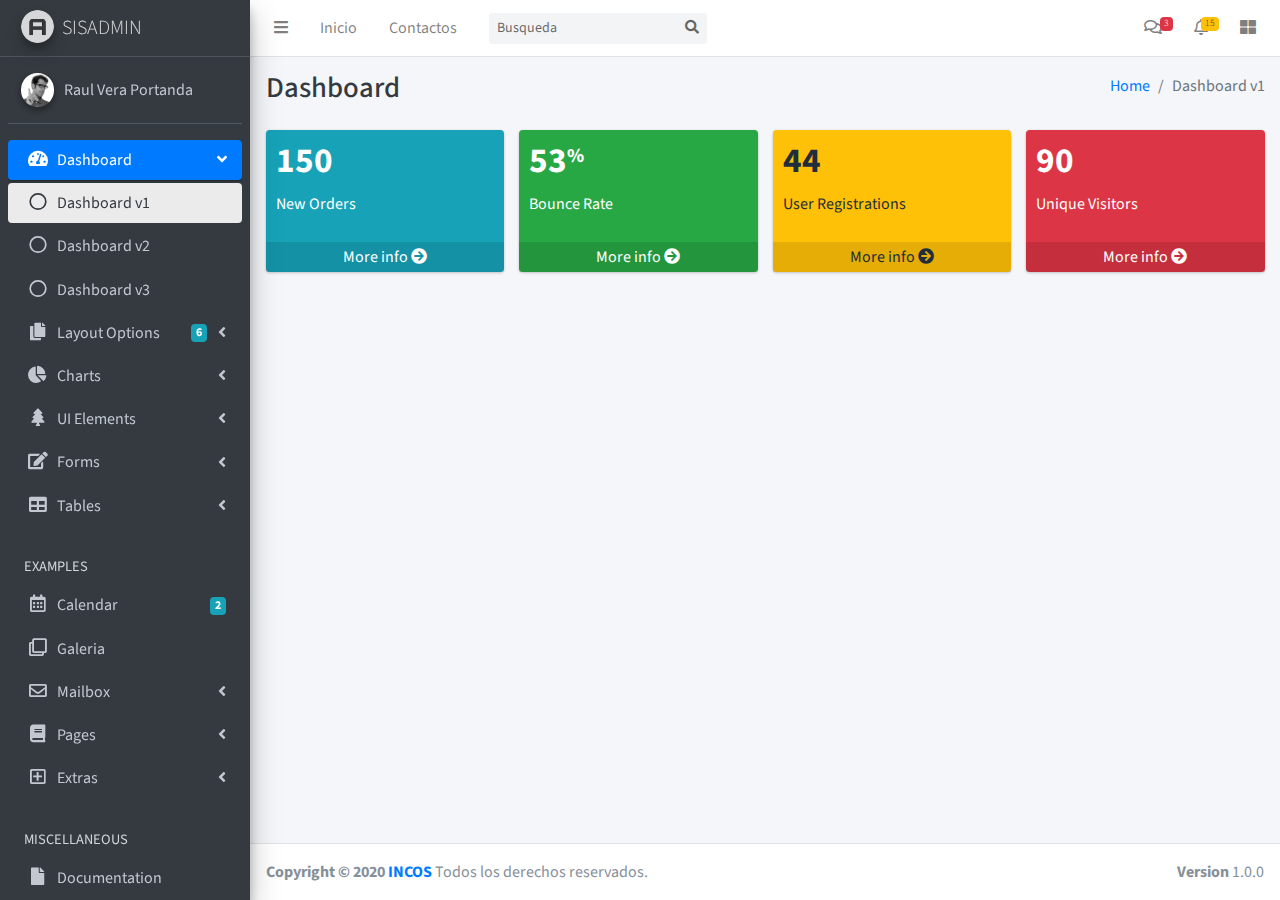
<file: adminlte/AdminLTE-3.0.5/index.html>
<!DOCTYPE html>
<html>
<head>
  <meta charset="utf-8">
  <meta http-equiv="X-UA-Compatible" content="IE=edge">
  <title>AdminLTE 3 | Dashboard</title>
  <!-- Tell the browser to be responsive to screen width -->
  <meta name="viewport" content="width=device-width, initial-scale=1">
  <!-- Font Awesome -->
  <link rel="stylesheet" href="plugins/fontawesome-free/css/all.min.css">
  <!-- Ionicons -->
  <link rel="stylesheet" href="https://code.ionicframework.com/ionicons/2.0.1/css/ionicons.min.css">
  <!-- Tempusdominus Bbootstrap 4 -->
  <link rel="stylesheet" href="plugins/tempusdominus-bootstrap-4/css/tempusdominus-bootstrap-4.min.css">
  <!-- iCheck -->
  <link rel="stylesheet" href="plugins/icheck-bootstrap/icheck-bootstrap.min.css">
  <!-- JQVMap -->
  <link rel="stylesheet" href="plugins/jqvmap/jqvmap.min.css">
  <!-- Theme style -->
  <link rel="stylesheet" href="dist/css/adminlte.min.css">
  <!-- overlayScrollbars -->
  <link rel="stylesheet" href="plugins/overlayScrollbars/css/OverlayScrollbars.min.css">
  <!-- Daterange picker -->
  <link rel="stylesheet" href="plugins/daterangepicker/daterangepicker.css">
  <!-- summernote -->
  <link rel="stylesheet" href="plugins/summernote/summernote-bs4.css">
  <!-- Google Font: Source Sans Pro -->
  <link href="https://fonts.googleapis.com/css?family=Source+Sans+Pro:300,400,400i,700" rel="stylesheet">
</head>
<body class="hold-transition sidebar-mini layout-fixed">
<div class="wrapper">

  <!-- Navbar -->
  <nav class="main-header navbar navbar-expand navbar-white navbar-light">
    <!-- Left navbar links -->
    <ul class="navbar-nav">
      <li class="nav-item">
        <a class="nav-link" data-widget="pushmenu" href="#" role="button"><i class="fas fa-bars"></i></a>
      </li>
      <li class="nav-item d-none d-sm-inline-block">
        <a href="index3.html" class="nav-link">Inicio</a>
      </li>
      <li class="nav-item d-none d-sm-inline-block">
        <a href="#" class="nav-link">Contactos</a>
      </li>
    </ul>

    <!-- SEARCH FORM -->
    <form class="form-inline ml-3">
      <div class="input-group input-group-sm">
        <input class="form-control form-control-navbar" type="search" placeholder="Busqueda" aria-label="Search">
        <div class="input-group-append">
          <button class="btn btn-navbar" type="submit">
            <i class="fas fa-search"></i>
          </button>
        </div>
      </div>
    </form>

    <!-- Right navbar links -->
    <ul class="navbar-nav ml-auto">
      <!-- Messages Dropdown Menu -->
      <li class="nav-item dropdown">
        <a class="nav-link" data-toggle="dropdown" href="#">
          <i class="far fa-comments"></i>
          <span class="badge badge-danger navbar-badge">3</span>
        </a>
        <div class="dropdown-menu dropdown-menu-lg dropdown-menu-right">
          <a href="#" class="dropdown-item">
            <!-- Message Start -->
            <div class="media">
              <img src="dist/img/user1-128x128.jpg" alt="User Avatar" class="img-size-50 mr-3 img-circle">
              <div class="media-body">
                <h3 class="dropdown-item-title">
                  Brad Diesel
                  <span class="float-right text-sm text-danger"><i class="fas fa-star"></i></span>
                </h3>
                <p class="text-sm">Call me whenever you can...</p>
                <p class="text-sm text-muted"><i class="far fa-clock mr-1"></i> 4 Hours Ago</p>
              </div>
            </div>
            <!-- Message End -->
          </a>
          <div class="dropdown-divider"></div>
          <a href="#" class="dropdown-item">
            <!-- Message Start -->
            <div class="media">
              <img src="dist/img/user8-128x128.jpg" alt="User Avatar" class="img-size-50 img-circle mr-3">
              <div class="media-body">
                <h3 class="dropdown-item-title">
                  John Pierce
                  <span class="float-right text-sm text-muted"><i class="fas fa-star"></i></span>
                </h3>
                <p class="text-sm">I got your message bro</p>
                <p class="text-sm text-muted"><i class="far fa-clock mr-1"></i> 4 Hours Ago</p>
              </div>
            </div>
            <!-- Message End -->
          </a>
          <div class="dropdown-divider"></div>
          <a href="#" class="dropdown-item">
            <!-- Message Start -->
            <div class="media">
              <img src="dist/img/user3-128x128.jpg" alt="User Avatar" class="img-size-50 img-circle mr-3">
              <div class="media-body">
                <h3 class="dropdown-item-title">
                  Nora Silvester
                  <span class="float-right text-sm text-warning"><i class="fas fa-star"></i></span>
                </h3>
                <p class="text-sm">The subject goes here</p>
                <p class="text-sm text-muted"><i class="far fa-clock mr-1"></i> 4 Hours Ago</p>
              </div>
            </div>
            <!-- Message End -->
          </a>
          <div class="dropdown-divider"></div>
          <a href="#" class="dropdown-item dropdown-footer">See All Messages</a>
        </div>
      </li>
      <!-- Notifications Dropdown Menu -->
      <li class="nav-item dropdown">
        <a class="nav-link" data-toggle="dropdown" href="#">
          <i class="far fa-bell"></i>
          <span class="badge badge-warning navbar-badge">15</span>
        </a>
        <div class="dropdown-menu dropdown-menu-lg dropdown-menu-right">
          <span class="dropdown-item dropdown-header">15 Notifications</span>
          <div class="dropdown-divider"></div>
          <a href="#" class="dropdown-item">
            <i class="fas fa-envelope mr-2"></i> 4 new messages
            <span class="float-right text-muted text-sm">3 mins</span>
          </a>
          <div class="dropdown-divider"></div>
          <a href="#" class="dropdown-item">
            <i class="fas fa-users mr-2"></i> 8 friend requests
            <span class="float-right text-muted text-sm">12 hours</span>
          </a>
          <div class="dropdown-divider"></div>
          <a href="#" class="dropdown-item">
            <i class="fas fa-file mr-2"></i> 3 new reports
            <span class="float-right text-muted text-sm">2 days</span>
          </a>
          <div class="dropdown-divider"></div>
          <a href="#" class="dropdown-item dropdown-footer">See All Notifications</a>
        </div>
      </li>
      <li class="nav-item">
        <a class="nav-link" data-widget="control-sidebar" data-slide="true" href="#" role="button">
          <i class="fas fa-th-large"></i>
        </a>
      </li>
    </ul>
  </nav>
  <!-- /.navbar -->

  <!-- Main Sidebar Container -->
  <aside class="main-sidebar sidebar-dark-primary elevation-4">
    <!-- Brand Logo -->
    <a href="index3.html" class="brand-link">
      <img src="dist/img/AdminLTELogo.png" alt="AdminLTE Logo" class="brand-image img-circle elevation-3"
           style="opacity: .8">
      <span class="brand-text font-weight-light">SISADMIN</span>
    </a>

    <!-- Sidebar -->
    <div class="sidebar">
      <!-- Sidebar user panel (optional) -->
      <div class="user-panel mt-3 pb-3 mb-3 d-flex">
        <div class="image">
          <img src="dist/img/user2-160x160.jpg" class="img-circle elevation-2" alt="User Image">
        </div>
        <div class="info">
          <a href="#" class="d-block">Raul Vera Portanda</a>
        </div>
      </div>

      <!-- Sidebar Menu -->
      <nav class="mt-2">
        <ul class="nav nav-pills nav-sidebar flex-column" data-widget="treeview" role="menu" data-accordion="false">
          <!-- Add icons to the links using the .nav-icon class
               with font-awesome or any other icon font library -->
          <li class="nav-item has-treeview menu-open">
            <a href="#" class="nav-link active">
              <i class="nav-icon fas fa-tachometer-alt"></i>
              <p>
                Dashboard
                <i class="right fas fa-angle-left"></i>
              </p>
            </a>
            <ul class="nav nav-treeview">
              <li class="nav-item">
                <a href="./index.html" class="nav-link active">
                  <i class="far fa-circle nav-icon"></i>
                  <p>Dashboard v1</p>
                </a>
              </li>
              <li class="nav-item">
                <a href="./index2.html" class="nav-link">
                  <i class="far fa-circle nav-icon"></i>
                  <p>Dashboard v2</p>
                </a>
              </li>
              <li class="nav-item">
                <a href="./index3.html" class="nav-link">
                  <i class="far fa-circle nav-icon"></i>
                  <p>Dashboard v3</p>
                </a>
              </li>
            </ul>
          </li>
          
          <li class="nav-item has-treeview">
            <a href="#" class="nav-link">
              <i class="nav-icon fas fa-copy"></i>
              <p>
                Layout Options
                <i class="fas fa-angle-left right"></i>
                <span class="badge badge-info right">6</span>
              </p>
            </a>
            <ul class="nav nav-treeview">
              <li class="nav-item">
                <a href="pages/layout/top-nav.html" class="nav-link">
                  <i class="far fa-circle nav-icon"></i>
                  <p>Top Navigation</p>
                </a>
              </li>
              <li class="nav-item">
                <a href="pages/layout/top-nav-sidebar.html" class="nav-link">
                  <i class="far fa-circle nav-icon"></i>
                  <p>Top Navigation + Sidebar</p>
                </a>
              </li>
              <li class="nav-item">
                <a href="pages/layout/boxed.html" class="nav-link">
                  <i class="far fa-circle nav-icon"></i>
                  <p>Boxed</p>
                </a>
              </li>
              <li class="nav-item">
                <a href="pages/layout/fixed-sidebar.html" class="nav-link">
                  <i class="far fa-circle nav-icon"></i>
                  <p>Fixed Sidebar</p>
                </a>
              </li>
              <li class="nav-item">
                <a href="pages/layout/fixed-topnav.html" class="nav-link">
                  <i class="far fa-circle nav-icon"></i>
                  <p>Fixed Navbar</p>
                </a>
              </li>
              <li class="nav-item">
                <a href="pages/layout/fixed-footer.html" class="nav-link">
                  <i class="far fa-circle nav-icon"></i>
                  <p>Fixed Footer</p>
                </a>
              </li>
              <li class="nav-item">
                <a href="pages/layout/collapsed-sidebar.html" class="nav-link">
                  <i class="far fa-circle nav-icon"></i>
                  <p>Collapsed Sidebar</p>
                </a>
              </li>
            </ul>
          </li>
          <li class="nav-item has-treeview">
            <a href="#" class="nav-link">
              <i class="nav-icon fas fa-chart-pie"></i>
              <p>
                Charts
                <i class="right fas fa-angle-left"></i>
              </p>
            </a>
            <ul class="nav nav-treeview">
              <li class="nav-item">
                <a href="pages/charts/chartjs.html" class="nav-link">
                  <i class="far fa-circle nav-icon"></i>
                  <p>ChartJS</p>
                </a>
              </li>
              <li class="nav-item">
                <a href="pages/charts/flot.html" class="nav-link">
                  <i class="far fa-circle nav-icon"></i>
                  <p>Flot</p>
                </a>
              </li>
              <li class="nav-item">
                <a href="pages/charts/inline.html" class="nav-link">
                  <i class="far fa-circle nav-icon"></i>
                  <p>Inline</p>
                </a>
              </li>
            </ul>
          </li>
          <li class="nav-item has-treeview">
            <a href="#" class="nav-link">
              <i class="nav-icon fas fa-tree"></i>
              <p>
                UI Elements
                <i class="fas fa-angle-left right"></i>
              </p>
            </a>
            <ul class="nav nav-treeview">
              <li class="nav-item">
                <a href="pages/UI/general.html" class="nav-link">
                  <i class="far fa-circle nav-icon"></i>
                  <p>General</p>
                </a>
              </li>
              <li class="nav-item">
                <a href="pages/UI/icons.html" class="nav-link">
                  <i class="far fa-circle nav-icon"></i>
                  <p>Icons</p>
                </a>
              </li>
              <li class="nav-item">
                <a href="pages/UI/buttons.html" class="nav-link">
                  <i class="far fa-circle nav-icon"></i>
                  <p>Buttons</p>
                </a>
              </li>
              <li class="nav-item">
                <a href="pages/UI/sliders.html" class="nav-link">
                  <i class="far fa-circle nav-icon"></i>
                  <p>Sliders</p>
                </a>
              </li>
              <li class="nav-item">
                <a href="pages/UI/modals.html" class="nav-link">
                  <i class="far fa-circle nav-icon"></i>
                  <p>Modals & Alerts</p>
                </a>
              </li>
              <li class="nav-item">
                <a href="pages/UI/navbar.html" class="nav-link">
                  <i class="far fa-circle nav-icon"></i>
                  <p>Navbar & Tabs</p>
                </a>
              </li>
              <li class="nav-item">
                <a href="pages/UI/timeline.html" class="nav-link">
                  <i class="far fa-circle nav-icon"></i>
                  <p>Timeline</p>
                </a>
              </li>
              <li class="nav-item">
                <a href="pages/UI/ribbons.html" class="nav-link">
                  <i class="far fa-circle nav-icon"></i>
                  <p>Ribbons</p>
                </a>
              </li>
            </ul>
          </li>
          <li class="nav-item has-treeview">
            <a href="#" class="nav-link">
              <i class="nav-icon fas fa-edit"></i>
              <p>
                Forms
                <i class="fas fa-angle-left right"></i>
              </p>
            </a>
            <ul class="nav nav-treeview">
              <li class="nav-item">
                <a href="pages/forms/general.html" class="nav-link">
                  <i class="far fa-circle nav-icon"></i>
                  <p>General Elements</p>
                </a>
              </li>
              <li class="nav-item">
                <a href="pages/forms/advanced.html" class="nav-link">
                  <i class="far fa-circle nav-icon"></i>
                  <p>Advanced Elements</p>
                </a>
              </li>
              <li class="nav-item">
                <a href="pages/forms/editors.html" class="nav-link">
                  <i class="far fa-circle nav-icon"></i>
                  <p>Editors</p>
                </a>
              </li>
              <li class="nav-item">
                <a href="pages/forms/validation.html" class="nav-link">
                  <i class="far fa-circle nav-icon"></i>
                  <p>Validation</p>
                </a>
              </li>
            </ul>
          </li>
          <li class="nav-item has-treeview">
            <a href="#" class="nav-link">
              <i class="nav-icon fas fa-table"></i>
              <p>
                Tables
                <i class="fas fa-angle-left right"></i>
              </p>
            </a>
            <ul class="nav nav-treeview">
              <li class="nav-item">
                <a href="pages/tables/simple.html" class="nav-link">
                  <i class="far fa-circle nav-icon"></i>
                  <p>Simple Tables</p>
                </a>
              </li>
              <li class="nav-item">
                <a href="pages/tables/data.html" class="nav-link">
                  <i class="far fa-circle nav-icon"></i>
                  <p>DataTables</p>
                </a>
              </li>
              <li class="nav-item">
                <a href="pages/tables/jsgrid.html" class="nav-link">
                  <i class="far fa-circle nav-icon"></i>
                  <p>jsGrid</p>
                </a>
              </li>
            </ul>
          </li>
          <li class="nav-header">EXAMPLES</li>
          <li class="nav-item">
            <a href="pages/calendar.html" class="nav-link">
              <i class="nav-icon far fa-calendar-alt"></i>
              <p>
                Calendar
                <span class="badge badge-info right">2</span>
              </p>
            </a>
          </li>
          <li class="nav-item">
            <a href="pages/gallery.html" class="nav-link">
              <i class="nav-icon far fa-clone"></i>
              <p>
                Galeria
              </p>
            </a>
          </li>
          <li class="nav-item has-treeview">
            <a href="#" class="nav-link">
              <i class="nav-icon far fa-envelope"></i>
              <p>
                Mailbox
                <i class="fas fa-angle-left right"></i>
              </p>
            </a>
            <ul class="nav nav-treeview">
              <li class="nav-item">
                <a href="pages/mailbox/mailbox.html" class="nav-link">
                  <i class="far fa-circle nav-icon"></i>
                  <p>Inbox</p>
                </a>
              </li>
              <li class="nav-item">
                <a href="pages/mailbox/compose.html" class="nav-link">
                  <i class="far fa-circle nav-icon"></i>
                  <p>Compose</p>
                </a>
              </li>
              <li class="nav-item">
                <a href="pages/mailbox/read-mail.html" class="nav-link">
                  <i class="far fa-circle nav-icon"></i>
                  <p>Read</p>
                </a>
              </li>
            </ul>
          </li>
          <li class="nav-item has-treeview">
            <a href="#" class="nav-link">
              <i class="nav-icon fas fa-book"></i>
              <p>
                Pages
                <i class="fas fa-angle-left right"></i>
              </p>
            </a>
            <ul class="nav nav-treeview">
              <li class="nav-item">
                <a href="pages/examples/invoice.html" class="nav-link">
                  <i class="far fa-circle nav-icon"></i>
                  <p>Invoice</p>
                </a>
              </li>
              <li class="nav-item">
                <a href="pages/examples/profile.html" class="nav-link">
                  <i class="far fa-circle nav-icon"></i>
                  <p>Profile</p>
                </a>
              </li>
              <li class="nav-item">
                <a href="pages/examples/e-commerce.html" class="nav-link">
                  <i class="far fa-circle nav-icon"></i>
                  <p>E-commerce</p>
                </a>
              </li>
              <li class="nav-item">
                <a href="pages/examples/projects.html" class="nav-link">
                  <i class="far fa-circle nav-icon"></i>
                  <p>Projects</p>
                </a>
              </li>
              <li class="nav-item">
                <a href="pages/examples/project-add.html" class="nav-link">
                  <i class="far fa-circle nav-icon"></i>
                  <p>Project Add</p>
                </a>
              </li>
              <li class="nav-item">
                <a href="pages/examples/project-edit.html" class="nav-link">
                  <i class="far fa-circle nav-icon"></i>
                  <p>Project Edit</p>
                </a>
              </li>
              <li class="nav-item">
                <a href="pages/examples/project-detail.html" class="nav-link">
                  <i class="far fa-circle nav-icon"></i>
                  <p>Project Detail</p>
                </a>
              </li>
              <li class="nav-item">
                <a href="pages/examples/contacts.html" class="nav-link">
                  <i class="far fa-circle nav-icon"></i>
                  <p>Contacts</p>
                </a>
              </li>
            </ul>
          </li>
          <li class="nav-item has-treeview">
            <a href="#" class="nav-link">
              <i class="nav-icon far fa-plus-square"></i>
              <p>
                Extras
                <i class="fas fa-angle-left right"></i>
              </p>
            </a>
            <ul class="nav nav-treeview">
              <li class="nav-item">
                <a href="pages/examples/login.html" class="nav-link">
                  <i class="far fa-circle nav-icon"></i>
                  <p>Login</p>
                </a>
              </li>
              <li class="nav-item">
                <a href="pages/examples/register.html" class="nav-link">
                  <i class="far fa-circle nav-icon"></i>
                  <p>Register</p>
                </a>
              </li>
              <li class="nav-item">
                <a href="pages/examples/forgot-password.html" class="nav-link">
                  <i class="far fa-circle nav-icon"></i>
                  <p>Forgot Password</p>
                </a>
              </li>
              <li class="nav-item">
                <a href="pages/examples/recover-password.html" class="nav-link">
                  <i class="far fa-circle nav-icon"></i>
                  <p>Recover Password</p>
                </a>
              </li>
              <li class="nav-item">
                <a href="pages/examples/lockscreen.html" class="nav-link">
                  <i class="far fa-circle nav-icon"></i>
                  <p>Lockscreen</p>
                </a>
              </li>
              <li class="nav-item">
                <a href="pages/examples/legacy-user-menu.html" class="nav-link">
                  <i class="far fa-circle nav-icon"></i>
                  <p>Legacy User Menu</p>
                </a>
              </li>
              <li class="nav-item">
                <a href="pages/examples/language-menu.html" class="nav-link">
                  <i class="far fa-circle nav-icon"></i>
                  <p>Language Menu</p>
                </a>
              </li>
              <li class="nav-item">
                <a href="pages/examples/404.html" class="nav-link">
                  <i class="far fa-circle nav-icon"></i>
                  <p>Error 404</p>
                </a>
              </li>
              <li class="nav-item">
                <a href="pages/examples/500.html" class="nav-link">
                  <i class="far fa-circle nav-icon"></i>
                  <p>Error 500</p>
                </a>
              </li>
              <li class="nav-item">
                <a href="pages/examples/pace.html" class="nav-link">
                  <i class="far fa-circle nav-icon"></i>
                  <p>Pace</p>
                </a>
              </li>
              <li class="nav-item">
                <a href="pages/examples/blank.html" class="nav-link">
                  <i class="far fa-circle nav-icon"></i>
                  <p>Blank Page</p>
                </a>
              </li>
              <li class="nav-item">
                <a href="starter.html" class="nav-link">
                  <i class="far fa-circle nav-icon"></i>
                  <p>Starter Page</p>
                </a>
              </li>
            </ul>
          </li>
          <li class="nav-header">MISCELLANEOUS</li>
          <li class="nav-item">
            <a href="https://adminlte.io/docs/3.0" class="nav-link">
              <i class="nav-icon fas fa-file"></i>
              <p>Documentation</p>
            </a>
          </li>
          <li class="nav-header">MULTI LEVEL EXAMPLE</li>
          <li class="nav-item">
            <a href="#" class="nav-link">
              <i class="fas fa-circle nav-icon"></i>
              <p>Level 1</p>
            </a>
          </li>
          <li class="nav-item has-treeview">
            <a href="#" class="nav-link">
              <i class="nav-icon fas fa-circle"></i>
              <p>
                Level 1
                <i class="right fas fa-angle-left"></i>
              </p>
            </a>
            <ul class="nav nav-treeview">
              <li class="nav-item">
                <a href="#" class="nav-link">
                  <i class="far fa-circle nav-icon"></i>
                  <p>Level 2</p>
                </a>
              </li>
              <li class="nav-item has-treeview">
                <a href="#" class="nav-link">
                  <i class="far fa-circle nav-icon"></i>
                  <p>
                    Level 2
                    <i class="right fas fa-angle-left"></i>
                  </p>
                </a>
                <ul class="nav nav-treeview">
                  <li class="nav-item">
                    <a href="#" class="nav-link">
                      <i class="far fa-dot-circle nav-icon"></i>
                      <p>Level 3</p>
                    </a>
                  </li>
                  <li class="nav-item">
                    <a href="#" class="nav-link">
                      <i class="far fa-dot-circle nav-icon"></i>
                      <p>Level 3</p>
                    </a>
                  </li>
                  <li class="nav-item">
                    <a href="#" class="nav-link">
                      <i class="far fa-dot-circle nav-icon"></i>
                      <p>Level 3</p>
                    </a>
                  </li>
                </ul>
              </li>
              <li class="nav-item">
                <a href="#" class="nav-link">
                  <i class="far fa-circle nav-icon"></i>
                  <p>Level 2</p>
                </a>
              </li>
            </ul>
          </li>
          <li class="nav-item">
            <a href="#" class="nav-link">
              <i class="fas fa-circle nav-icon"></i>
              <p>Level 1</p>
            </a>
          </li>
          <li class="nav-header">LABELS</li>
          <li class="nav-item">
            <a href="#" class="nav-link">
              <i class="nav-icon far fa-circle text-danger"></i>
              <p class="text">Important</p>
            </a>
          </li>
          <li class="nav-item">
            <a href="#" class="nav-link">
              <i class="nav-icon far fa-circle text-warning"></i>
              <p>Warning</p>
            </a>
          </li>
          <li class="nav-item">
            <a href="#" class="nav-link">
              <i class="nav-icon far fa-circle text-info"></i>
              <p>Informational</p>
            </a>
          </li>
        </ul>
      </nav>
      <!-- /.sidebar-menu -->
    </div>
    <!-- /.sidebar -->
  </aside>

  <!-- Content Wrapper. Contains page content -->
  <div class="content-wrapper">
    <!-- Content Header (Page header) -->
    <div class="content-header">
      <div class="container-fluid">
        <div class="row mb-2">
          <div class="col-sm-6">
            <h1 class="m-0 text-dark">Dashboard</h1>
          </div><!-- /.col -->
          <div class="col-sm-6">
            <ol class="breadcrumb float-sm-right">
              <li class="breadcrumb-item"><a href="#">Home</a></li>
              <li class="breadcrumb-item active">Dashboard v1</li>
            </ol>
          </div><!-- /.col -->
        </div><!-- /.row -->
      </div><!-- /.container-fluid -->
    </div>
    <!-- /.content-header -->

    <!-- Main content -->
    <section class="content">
      <div class="container-fluid">
        <!-- Small boxes (Stat box) -->
        <div class="row">
          <div class="col-lg-3 col-6">
            <!-- small box -->
            <div class="small-box bg-info">
              <div class="inner">
                <h3>150</h3>

                <p>New Orders</p>
              </div>
              <div class="icon">
                <i class="ion ion-bag"></i>
              </div>
              <a href="#" class="small-box-footer">More info <i class="fas fa-arrow-circle-right"></i></a>
            </div>
          </div>
          <!-- ./col -->
          <div class="col-lg-3 col-6">
            <!-- small box -->
            <div class="small-box bg-success">
              <div class="inner">
                <h3>53<sup style="font-size: 20px">%</sup></h3>

                <p>Bounce Rate</p>
              </div>
              <div class="icon">
                <i class="ion ion-stats-bars"></i>
              </div>
              <a href="#" class="small-box-footer">More info <i class="fas fa-arrow-circle-right"></i></a>
            </div>
          </div>
          <!-- ./col -->
          <div class="col-lg-3 col-6">
            <!-- small box -->
            <div class="small-box bg-warning">
              <div class="inner">
                <h3>44</h3>

                <p>User Registrations</p>
              </div>
              <div class="icon">
                <i class="ion ion-person-add"></i>
              </div>
              <a href="#" class="small-box-footer">More info <i class="fas fa-arrow-circle-right"></i></a>
            </div>
          </div>
          <!-- ./col -->
          <div class="col-lg-3 col-6">
            <!-- small box -->
            <div class="small-box bg-danger">
              <div class="inner">
                <h3>90</h3>

                <p>Unique Visitors</p>
              </div>
              <div class="icon">
                <i class="ion ion-pie-graph"></i>
              </div>
              <a href="#" class="small-box-footer">More info <i class="fas fa-arrow-circle-right"></i></a>
            </div>
          </div>
          <!-- ./col -->
        </div>
        <!-- /.row -->
        <!-- Main row -->
        <div class="row">
          <!-- Left col -->
          
                    <!-- End Contact Item -->
                    
                 

            
              </div>
              <!-- /.card-header -->
              <div class="card-body pt-0">
                <!--The calendar -->
                <div id="calendar" style="width: 100%"></div>
              </div>
              <!-- /.card-body -->
            </div>
            <!-- /.card -->
          </section>
          <!-- right col -->
        </div>
        <!-- /.row (main row) -->
      </div><!-- /.container-fluid -->
    </section>
    <!-- /.content -->
  </div>
  <!-- /.content-wrapper -->
  <footer class="main-footer">
    <strong>Copyright &copy; 2020 <a href="www.incoscbba.com/">INCOS</a></strong>
    Todos los derechos reservados.
    <div class="float-right d-none d-sm-inline-block">
      <b>Version</b> 1.0.0
    </div>
  </footer>

  <!-- Control Sidebar -->
  <aside class="control-sidebar control-sidebar-dark">
    <!-- Control sidebar content goes here -->
  </aside>
  <!-- /.control-sidebar -->
</div>
<!-- ./wrapper -->

<!-- jQuery -->
<script src="plugins/jquery/jquery.min.js"></script>
<!-- jQuery UI 1.11.4 -->
<script src="plugins/jquery-ui/jquery-ui.min.js"></script>
<!-- Resolve conflict in jQuery UI tooltip with Bootstrap tooltip -->
<script>
  $.widget.bridge('uibutton', $.ui.button)
</script>
<!-- Bootstrap 4 -->
<script src="plugins/bootstrap/js/bootstrap.bundle.min.js"></script>
<!-- ChartJS -->
<script src="plugins/chart.js/Chart.min.js"></script>
<!-- Sparkline -->
<script src="plugins/sparklines/sparkline.js"></script>
<!-- JQVMap -->
<script src="plugins/jqvmap/jquery.vmap.min.js"></script>
<script src="plugins/jqvmap/maps/jquery.vmap.usa.js"></script>
<!-- jQuery Knob Chart -->
<script src="plugins/jquery-knob/jquery.knob.min.js"></script>
<!-- daterangepicker -->
<script src="plugins/moment/moment.min.js"></script>
<script src="plugins/daterangepicker/daterangepicker.js"></script>
<!-- Tempusdominus Bootstrap 4 -->
<script src="plugins/tempusdominus-bootstrap-4/js/tempusdominus-bootstrap-4.min.js"></script>
<!-- Summernote -->
<script src="plugins/summernote/summernote-bs4.min.js"></script>
<!-- overlayScrollbars -->
<script src="plugins/overlayScrollbars/js/jquery.overlayScrollbars.min.js"></script>
<!-- AdminLTE App -->
<script src="dist/js/adminlte.js"></script>
<!-- AdminLTE dashboard demo (This is only for demo purposes) -->
<script src="dist/js/pages/dashboard.js"></script>
<!-- AdminLTE for demo purposes -->
<script src="dist/js/demo.js"></script>
</body>
</html>
</file>
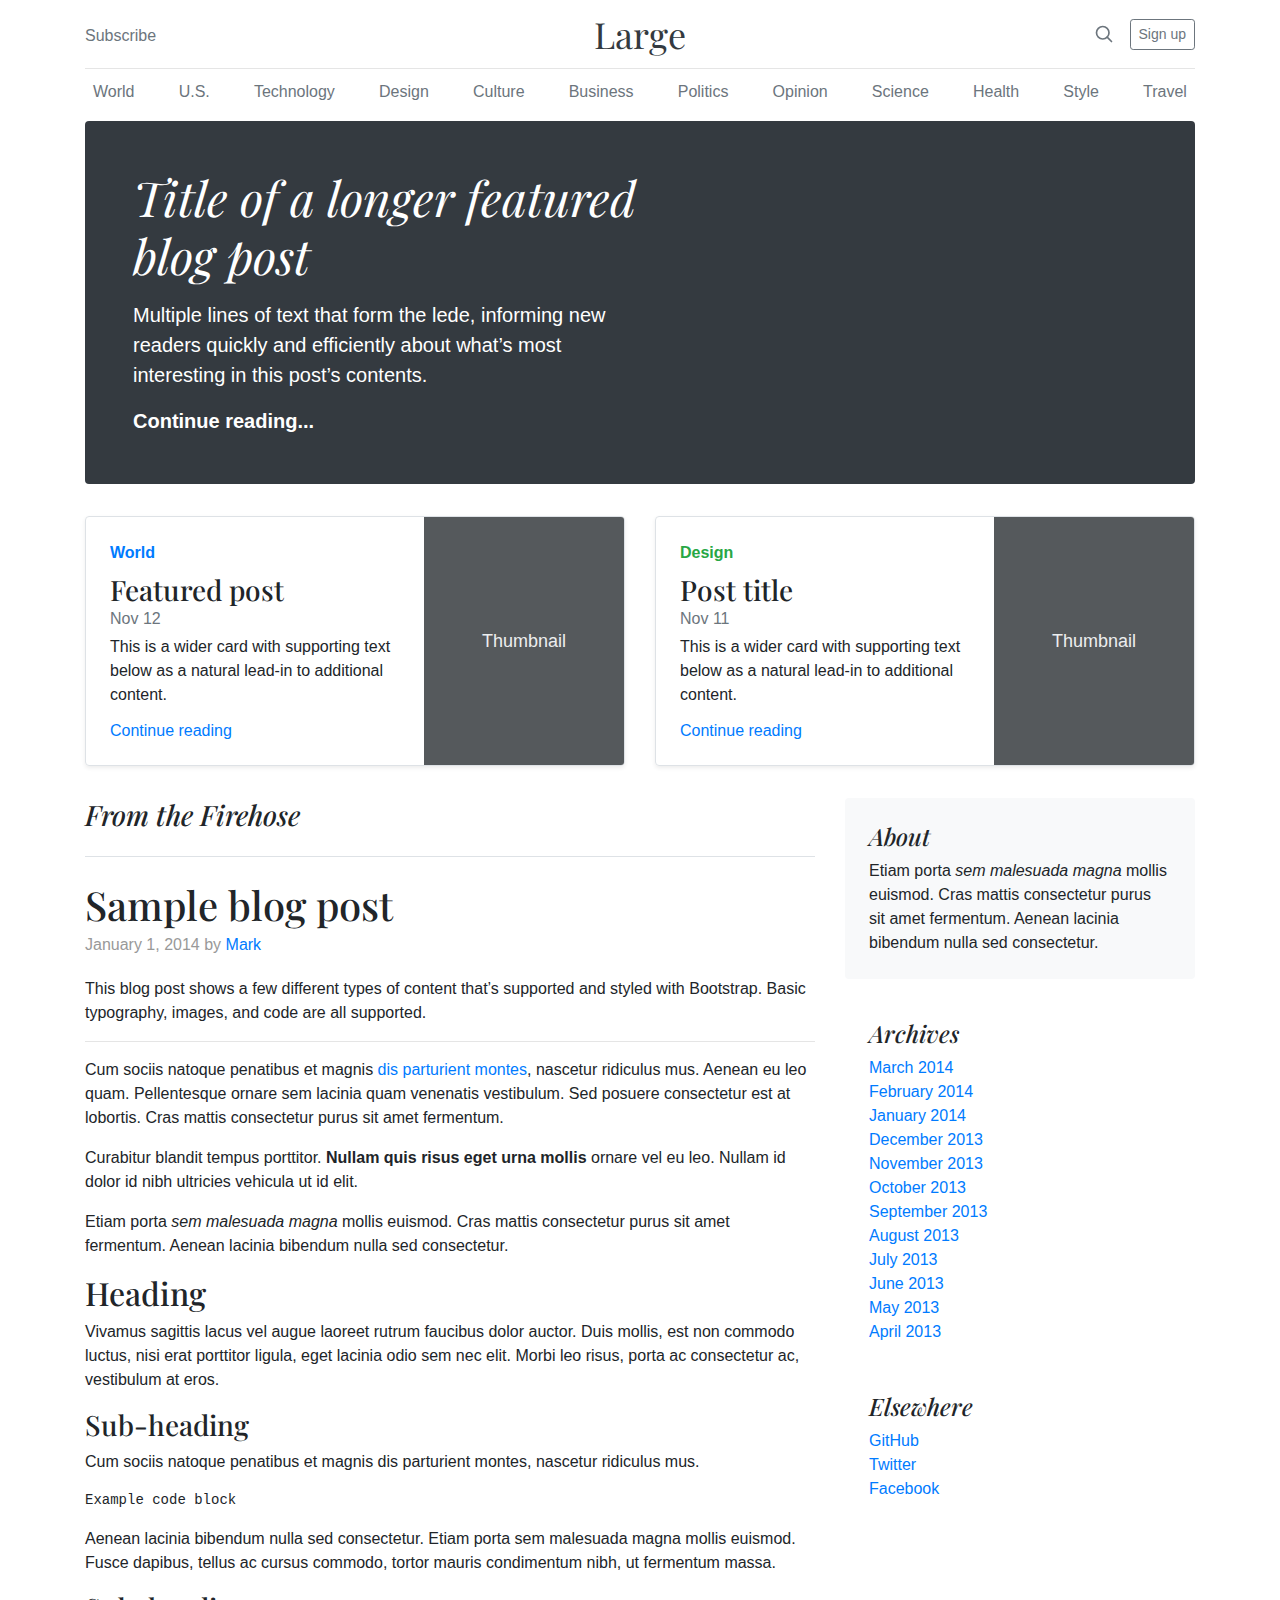
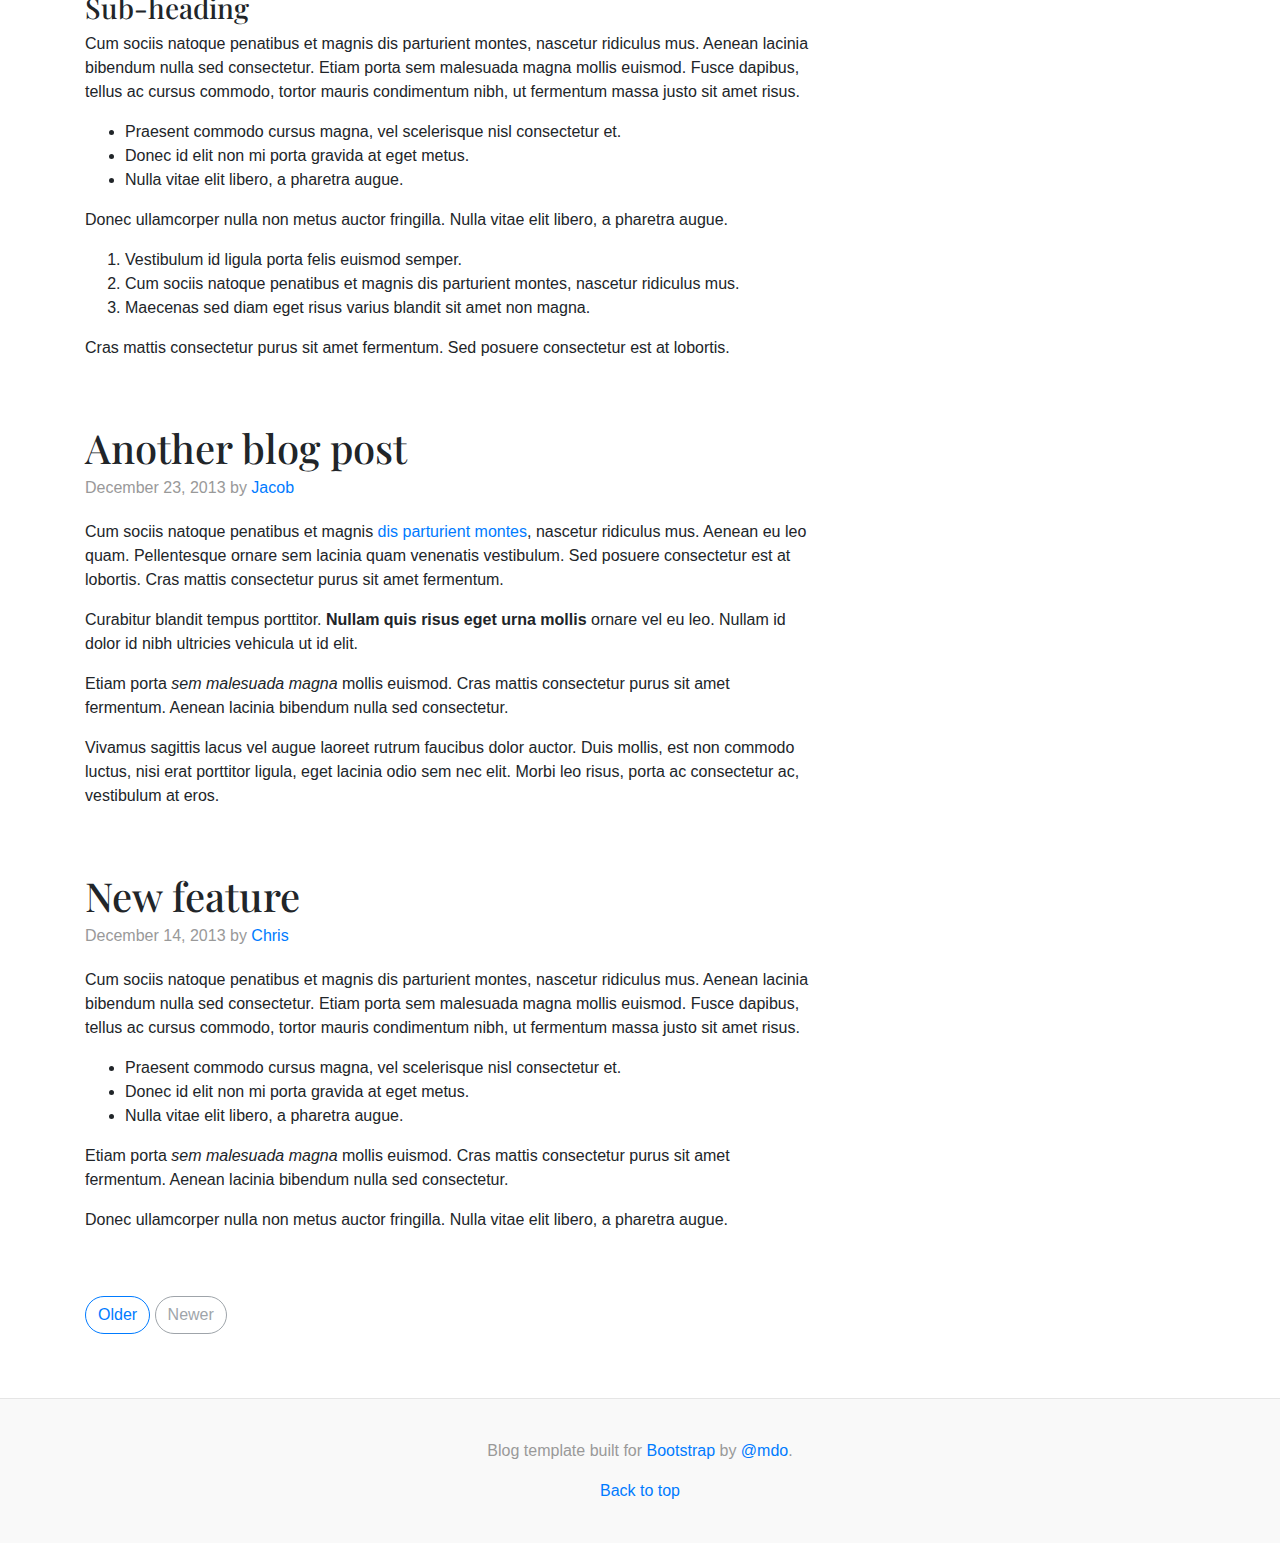
<file: ejemplos/bootstrap-4.5.3-examples/blog/index.html>
<!doctype html>
<html lang="en">
  <head>
    <meta charset="utf-8">
    <meta name="viewport" content="width=device-width, initial-scale=1, shrink-to-fit=no">
    <meta name="description" content="">
    <meta name="author" content="Mark Otto, Jacob Thornton, and Bootstrap contributors">
    <meta name="generator" content="Jekyll v4.1.1">
    <title>Blog Template · Bootstrap</title>

    <link rel="canonical" href="https://getbootstrap.com/docs/4.5/examples/blog/">

    <!-- Bootstrap core CSS -->
<link href="../assets/dist/css/bootstrap.min.css" rel="stylesheet">

    <style>
      .bd-placeholder-img {
        font-size: 1.125rem;
        text-anchor: middle;
        -webkit-user-select: none;
        -moz-user-select: none;
        -ms-user-select: none;
        user-select: none;
      }

      @media (min-width: 768px) {
        .bd-placeholder-img-lg {
          font-size: 3.5rem;
        }
      }
    </style>
    <!-- Custom styles for this template -->
    <link href="https://fonts.googleapis.com/css?family=Playfair+Display:700,900" rel="stylesheet">
    <!-- Custom styles for this template -->
    <link href="blog.css" rel="stylesheet">
  </head>
  <body>
    <div class="container">
  <header class="blog-header py-3">
    <div class="row flex-nowrap justify-content-between align-items-center">
      <div class="col-4 pt-1">
        <a class="text-muted" href="#">Subscribe</a>
      </div>
      <div class="col-4 text-center">
        <a class="blog-header-logo text-dark" href="#">Large</a>
      </div>
      <div class="col-4 d-flex justify-content-end align-items-center">
        <a class="text-muted" href="#" aria-label="Search">
          <svg xmlns="http://www.w3.org/2000/svg" width="20" height="20" fill="none" stroke="currentColor" stroke-linecap="round" stroke-linejoin="round" stroke-width="2" class="mx-3" role="img" viewBox="0 0 24 24" focusable="false"><title>Search</title><circle cx="10.5" cy="10.5" r="7.5"/><path d="M21 21l-5.2-5.2"/></svg>
        </a>
        <a class="btn btn-sm btn-outline-secondary" href="#">Sign up</a>
      </div>
    </div>
  </header>

  <div class="nav-scroller py-1 mb-2">
    <nav class="nav d-flex justify-content-between">
      <a class="p-2 text-muted" href="#">World</a>
      <a class="p-2 text-muted" href="#">U.S.</a>
      <a class="p-2 text-muted" href="#">Technology</a>
      <a class="p-2 text-muted" href="#">Design</a>
      <a class="p-2 text-muted" href="#">Culture</a>
      <a class="p-2 text-muted" href="#">Business</a>
      <a class="p-2 text-muted" href="#">Politics</a>
      <a class="p-2 text-muted" href="#">Opinion</a>
      <a class="p-2 text-muted" href="#">Science</a>
      <a class="p-2 text-muted" href="#">Health</a>
      <a class="p-2 text-muted" href="#">Style</a>
      <a class="p-2 text-muted" href="#">Travel</a>
    </nav>
  </div>

  <div class="jumbotron p-4 p-md-5 text-white rounded bg-dark">
    <div class="col-md-6 px-0">
      <h1 class="display-4 font-italic">Title of a longer featured blog post</h1>
      <p class="lead my-3">Multiple lines of text that form the lede, informing new readers quickly and efficiently about what’s most interesting in this post’s contents.</p>
      <p class="lead mb-0"><a href="#" class="text-white font-weight-bold">Continue reading...</a></p>
    </div>
  </div>

  <div class="row mb-2">
    <div class="col-md-6">
      <div class="row no-gutters border rounded overflow-hidden flex-md-row mb-4 shadow-sm h-md-250 position-relative">
        <div class="col p-4 d-flex flex-column position-static">
          <strong class="d-inline-block mb-2 text-primary">World</strong>
          <h3 class="mb-0">Featured post</h3>
          <div class="mb-1 text-muted">Nov 12</div>
          <p class="card-text mb-auto">This is a wider card with supporting text below as a natural lead-in to additional content.</p>
          <a href="#" class="stretched-link">Continue reading</a>
        </div>
        <div class="col-auto d-none d-lg-block">
          <svg class="bd-placeholder-img" width="200" height="250" xmlns="http://www.w3.org/2000/svg" preserveAspectRatio="xMidYMid slice" focusable="false" role="img" aria-label="Placeholder: Thumbnail"><title>Placeholder</title><rect width="100%" height="100%" fill="#55595c"/><text x="50%" y="50%" fill="#eceeef" dy=".3em">Thumbnail</text></svg>
        </div>
      </div>
    </div>
    <div class="col-md-6">
      <div class="row no-gutters border rounded overflow-hidden flex-md-row mb-4 shadow-sm h-md-250 position-relative">
        <div class="col p-4 d-flex flex-column position-static">
          <strong class="d-inline-block mb-2 text-success">Design</strong>
          <h3 class="mb-0">Post title</h3>
          <div class="mb-1 text-muted">Nov 11</div>
          <p class="mb-auto">This is a wider card with supporting text below as a natural lead-in to additional content.</p>
          <a href="#" class="stretched-link">Continue reading</a>
        </div>
        <div class="col-auto d-none d-lg-block">
          <svg class="bd-placeholder-img" width="200" height="250" xmlns="http://www.w3.org/2000/svg" preserveAspectRatio="xMidYMid slice" focusable="false" role="img" aria-label="Placeholder: Thumbnail"><title>Placeholder</title><rect width="100%" height="100%" fill="#55595c"/><text x="50%" y="50%" fill="#eceeef" dy=".3em">Thumbnail</text></svg>
        </div>
      </div>
    </div>
  </div>
</div>

<main role="main" class="container">
  <div class="row">
    <div class="col-md-8 blog-main">
      <h3 class="pb-4 mb-4 font-italic border-bottom">
        From the Firehose
      </h3>

      <div class="blog-post">
        <h2 class="blog-post-title">Sample blog post</h2>
        <p class="blog-post-meta">January 1, 2014 by <a href="#">Mark</a></p>

        <p>This blog post shows a few different types of content that’s supported and styled with Bootstrap. Basic typography, images, and code are all supported.</p>
        <hr>
        <p>Cum sociis natoque penatibus et magnis <a href="#">dis parturient montes</a>, nascetur ridiculus mus. Aenean eu leo quam. Pellentesque ornare sem lacinia quam venenatis vestibulum. Sed posuere consectetur est at lobortis. Cras mattis consectetur purus sit amet fermentum.</p>
        <blockquote>
          <p>Curabitur blandit tempus porttitor. <strong>Nullam quis risus eget urna mollis</strong> ornare vel eu leo. Nullam id dolor id nibh ultricies vehicula ut id elit.</p>
        </blockquote>
        <p>Etiam porta <em>sem malesuada magna</em> mollis euismod. Cras mattis consectetur purus sit amet fermentum. Aenean lacinia bibendum nulla sed consectetur.</p>
        <h2>Heading</h2>
        <p>Vivamus sagittis lacus vel augue laoreet rutrum faucibus dolor auctor. Duis mollis, est non commodo luctus, nisi erat porttitor ligula, eget lacinia odio sem nec elit. Morbi leo risus, porta ac consectetur ac, vestibulum at eros.</p>
        <h3>Sub-heading</h3>
        <p>Cum sociis natoque penatibus et magnis dis parturient montes, nascetur ridiculus mus.</p>
        <pre><code>Example code block</code></pre>
        <p>Aenean lacinia bibendum nulla sed consectetur. Etiam porta sem malesuada magna mollis euismod. Fusce dapibus, tellus ac cursus commodo, tortor mauris condimentum nibh, ut fermentum massa.</p>
        <h3>Sub-heading</h3>
        <p>Cum sociis natoque penatibus et magnis dis parturient montes, nascetur ridiculus mus. Aenean lacinia bibendum nulla sed consectetur. Etiam porta sem malesuada magna mollis euismod. Fusce dapibus, tellus ac cursus commodo, tortor mauris condimentum nibh, ut fermentum massa justo sit amet risus.</p>
        <ul>
          <li>Praesent commodo cursus magna, vel scelerisque nisl consectetur et.</li>
          <li>Donec id elit non mi porta gravida at eget metus.</li>
          <li>Nulla vitae elit libero, a pharetra augue.</li>
        </ul>
        <p>Donec ullamcorper nulla non metus auctor fringilla. Nulla vitae elit libero, a pharetra augue.</p>
        <ol>
          <li>Vestibulum id ligula porta felis euismod semper.</li>
          <li>Cum sociis natoque penatibus et magnis dis parturient montes, nascetur ridiculus mus.</li>
          <li>Maecenas sed diam eget risus varius blandit sit amet non magna.</li>
        </ol>
        <p>Cras mattis consectetur purus sit amet fermentum. Sed posuere consectetur est at lobortis.</p>
      </div><!-- /.blog-post -->

      <div class="blog-post">
        <h2 class="blog-post-title">Another blog post</h2>
        <p class="blog-post-meta">December 23, 2013 by <a href="#">Jacob</a></p>

        <p>Cum sociis natoque penatibus et magnis <a href="#">dis parturient montes</a>, nascetur ridiculus mus. Aenean eu leo quam. Pellentesque ornare sem lacinia quam venenatis vestibulum. Sed posuere consectetur est at lobortis. Cras mattis consectetur purus sit amet fermentum.</p>
        <blockquote>
          <p>Curabitur blandit tempus porttitor. <strong>Nullam quis risus eget urna mollis</strong> ornare vel eu leo. Nullam id dolor id nibh ultricies vehicula ut id elit.</p>
        </blockquote>
        <p>Etiam porta <em>sem malesuada magna</em> mollis euismod. Cras mattis consectetur purus sit amet fermentum. Aenean lacinia bibendum nulla sed consectetur.</p>
        <p>Vivamus sagittis lacus vel augue laoreet rutrum faucibus dolor auctor. Duis mollis, est non commodo luctus, nisi erat porttitor ligula, eget lacinia odio sem nec elit. Morbi leo risus, porta ac consectetur ac, vestibulum at eros.</p>
      </div><!-- /.blog-post -->

      <div class="blog-post">
        <h2 class="blog-post-title">New feature</h2>
        <p class="blog-post-meta">December 14, 2013 by <a href="#">Chris</a></p>

        <p>Cum sociis natoque penatibus et magnis dis parturient montes, nascetur ridiculus mus. Aenean lacinia bibendum nulla sed consectetur. Etiam porta sem malesuada magna mollis euismod. Fusce dapibus, tellus ac cursus commodo, tortor mauris condimentum nibh, ut fermentum massa justo sit amet risus.</p>
        <ul>
          <li>Praesent commodo cursus magna, vel scelerisque nisl consectetur et.</li>
          <li>Donec id elit non mi porta gravida at eget metus.</li>
          <li>Nulla vitae elit libero, a pharetra augue.</li>
        </ul>
        <p>Etiam porta <em>sem malesuada magna</em> mollis euismod. Cras mattis consectetur purus sit amet fermentum. Aenean lacinia bibendum nulla sed consectetur.</p>
        <p>Donec ullamcorper nulla non metus auctor fringilla. Nulla vitae elit libero, a pharetra augue.</p>
      </div><!-- /.blog-post -->

      <nav class="blog-pagination">
        <a class="btn btn-outline-primary" href="#">Older</a>
        <a class="btn btn-outline-secondary disabled" href="#" tabindex="-1" aria-disabled="true">Newer</a>
      </nav>

    </div><!-- /.blog-main -->

    <aside class="col-md-4 blog-sidebar">
      <div class="p-4 mb-3 bg-light rounded">
        <h4 class="font-italic">About</h4>
        <p class="mb-0">Etiam porta <em>sem malesuada magna</em> mollis euismod. Cras mattis consectetur purus sit amet fermentum. Aenean lacinia bibendum nulla sed consectetur.</p>
      </div>

      <div class="p-4">
        <h4 class="font-italic">Archives</h4>
        <ol class="list-unstyled mb-0">
          <li><a href="#">March 2014</a></li>
          <li><a href="#">February 2014</a></li>
          <li><a href="#">January 2014</a></li>
          <li><a href="#">December 2013</a></li>
          <li><a href="#">November 2013</a></li>
          <li><a href="#">October 2013</a></li>
          <li><a href="#">September 2013</a></li>
          <li><a href="#">August 2013</a></li>
          <li><a href="#">July 2013</a></li>
          <li><a href="#">June 2013</a></li>
          <li><a href="#">May 2013</a></li>
          <li><a href="#">April 2013</a></li>
        </ol>
      </div>

      <div class="p-4">
        <h4 class="font-italic">Elsewhere</h4>
        <ol class="list-unstyled">
          <li><a href="#">GitHub</a></li>
          <li><a href="#">Twitter</a></li>
          <li><a href="#">Facebook</a></li>
        </ol>
      </div>
    </aside><!-- /.blog-sidebar -->

  </div><!-- /.row -->

</main><!-- /.container -->

<footer class="blog-footer">
  <p>Blog template built for <a href="https://getbootstrap.com/">Bootstrap</a> by <a href="https://twitter.com/mdo">@mdo</a>.</p>
  <p>
    <a href="#">Back to top</a>
  </p>
</footer>
</body>
</html>
</file>
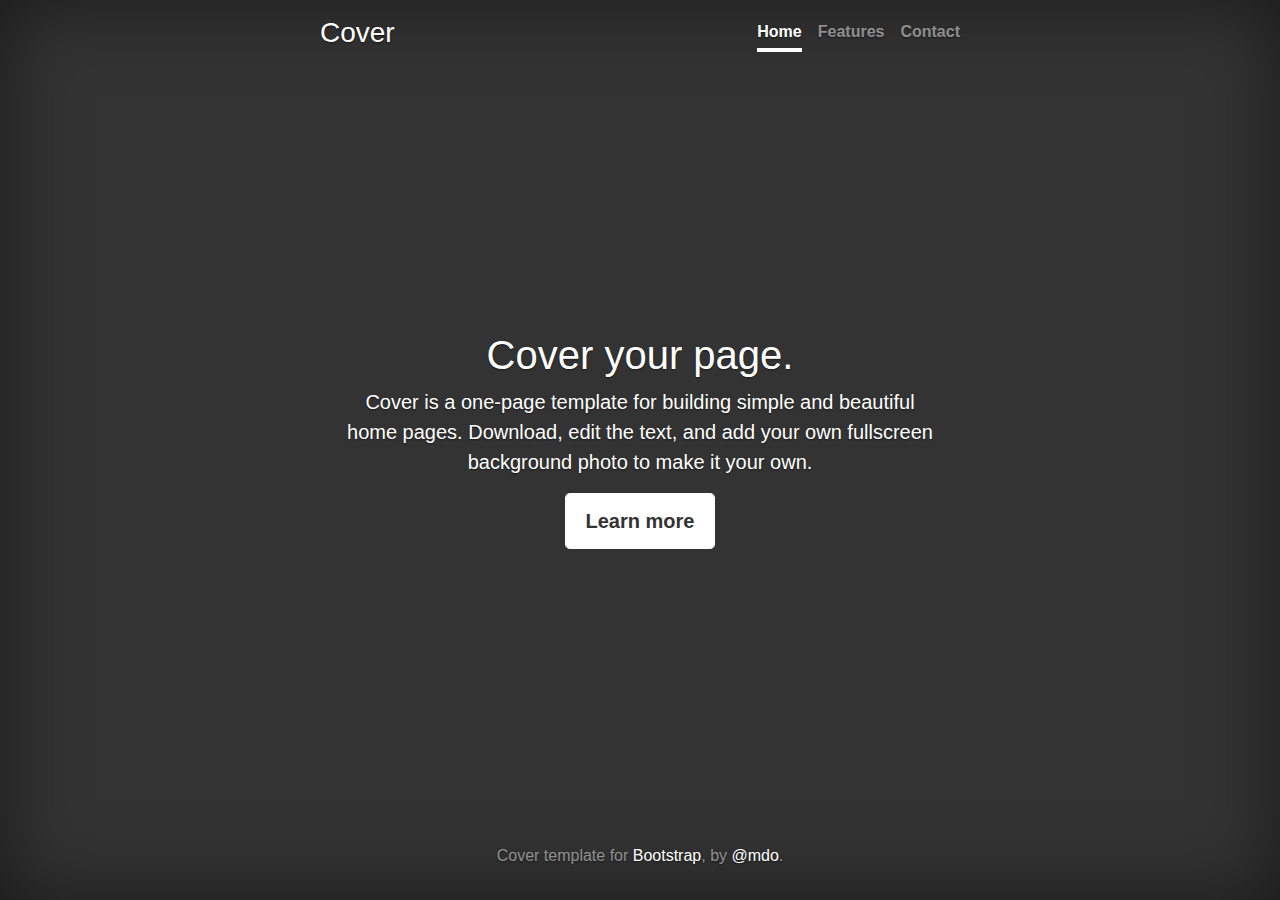
<file: ejemplos/bootstrap-4.5.3-examples/cover/index.html>
<!doctype html>
<html lang="en">
  <head>
    <meta charset="utf-8">
    <meta name="viewport" content="width=device-width, initial-scale=1, shrink-to-fit=no">
    <meta name="description" content="">
    <meta name="author" content="Mark Otto, Jacob Thornton, and Bootstrap contributors">
    <meta name="generator" content="Jekyll v4.1.1">
    <title>Cover Template · Bootstrap</title>

    <link rel="canonical" href="https://getbootstrap.com/docs/4.5/examples/cover/">

    <!-- Bootstrap core CSS -->
<link href="../assets/dist/css/bootstrap.min.css" rel="stylesheet">

    <style>
      .bd-placeholder-img {
        font-size: 1.125rem;
        text-anchor: middle;
        -webkit-user-select: none;
        -moz-user-select: none;
        -ms-user-select: none;
        user-select: none;
      }

      @media (min-width: 768px) {
        .bd-placeholder-img-lg {
          font-size: 3.5rem;
        }
      }
    </style>
    <!-- Custom styles for this template -->
    <link href="cover.css" rel="stylesheet">
  </head>
  <body class="text-center">
    <div class="cover-container d-flex w-100 h-100 p-3 mx-auto flex-column">
  <header class="masthead mb-auto">
    <div class="inner">
      <h3 class="masthead-brand">Cover</h3>
      <nav class="nav nav-masthead justify-content-center">
        <a class="nav-link active" href="#">Home</a>
        <a class="nav-link" href="#">Features</a>
        <a class="nav-link" href="#">Contact</a>
      </nav>
    </div>
  </header>

  <main role="main" class="inner cover">
    <h1 class="cover-heading">Cover your page.</h1>
    <p class="lead">Cover is a one-page template for building simple and beautiful home pages. Download, edit the text, and add your own fullscreen background photo to make it your own.</p>
    <p class="lead">
      <a href="#" class="btn btn-lg btn-secondary">Learn more</a>
    </p>
  </main>

  <footer class="mastfoot mt-auto">
    <div class="inner">
      <p>Cover template for <a href="https://getbootstrap.com/">Bootstrap</a>, by <a href="https://twitter.com/mdo">@mdo</a>.</p>
    </div>
  </footer>
</div>
</body>
</html>
</file>
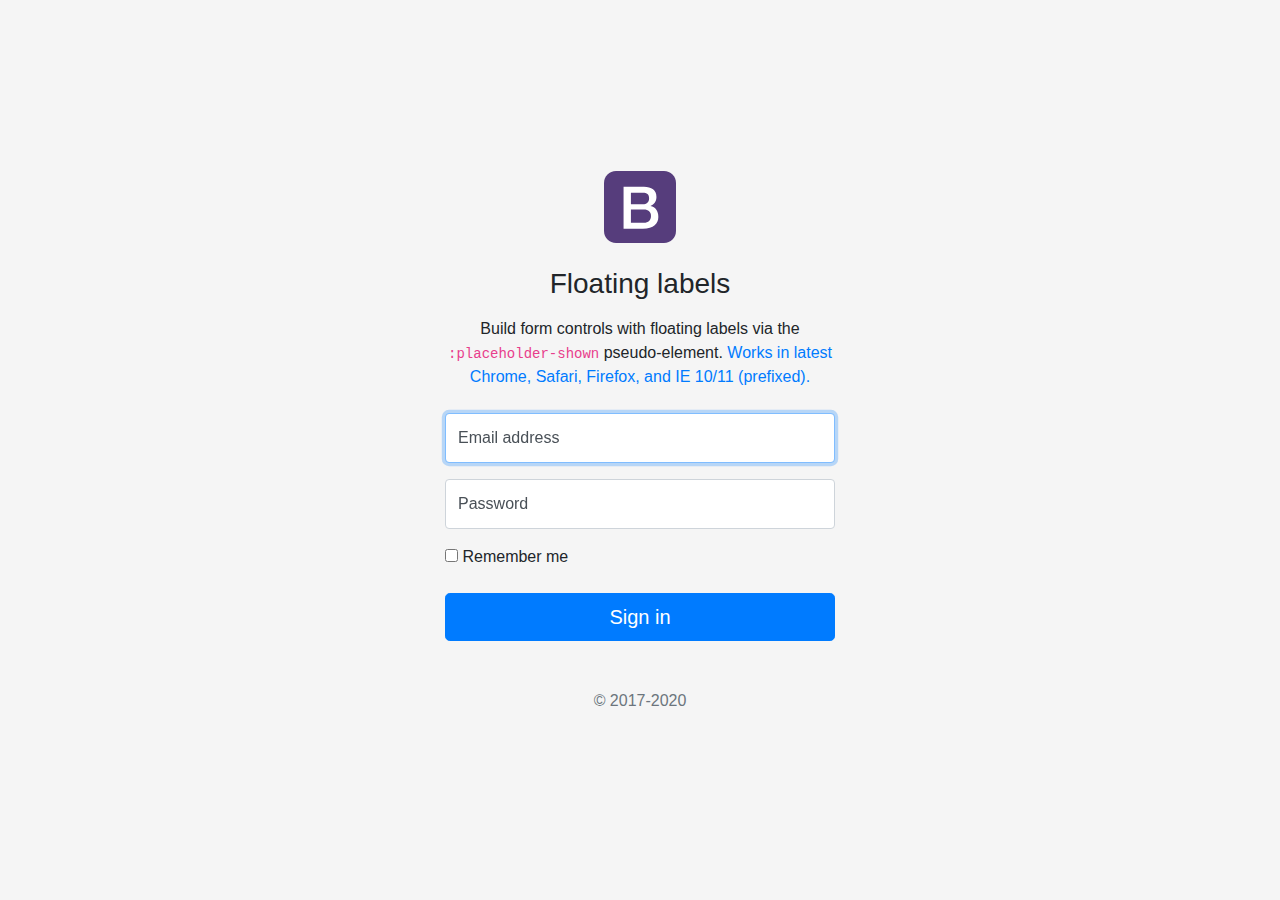
<file: ejemplos/bootstrap-4.5.3-examples/floating-labels/index.html>
<!doctype html>
<html lang="en">
  <head>
    <meta charset="utf-8">
    <meta name="viewport" content="width=device-width, initial-scale=1, shrink-to-fit=no">
    <meta name="description" content="">
    <meta name="author" content="Mark Otto, Jacob Thornton, and Bootstrap contributors">
    <meta name="generator" content="Jekyll v4.1.1">
    <title>Floating labels example · Bootstrap</title>

    <link rel="canonical" href="https://getbootstrap.com/docs/4.5/examples/floating-labels/">

    <!-- Bootstrap core CSS -->
<link href="../assets/dist/css/bootstrap.min.css" rel="stylesheet">

    <style>
      .bd-placeholder-img {
        font-size: 1.125rem;
        text-anchor: middle;
        -webkit-user-select: none;
        -moz-user-select: none;
        -ms-user-select: none;
        user-select: none;
      }

      @media (min-width: 768px) {
        .bd-placeholder-img-lg {
          font-size: 3.5rem;
        }
      }
    </style>
    <!-- Custom styles for this template -->
    <link href="floating-labels.css" rel="stylesheet">
  </head>
  <body>
    <form class="form-signin">
  <div class="text-center mb-4">
    <img class="mb-4" src="../assets/brand/bootstrap-solid.svg" alt="" width="72" height="72">
    <h1 class="h3 mb-3 font-weight-normal">Floating labels</h1>
    <p>Build form controls with floating labels via the <code>:placeholder-shown</code> pseudo-element. <a href="https://caniuse.com/#feat=css-placeholder-shown">Works in latest Chrome, Safari, Firefox, and IE 10/11 (prefixed).</a></p>
  </div>

  <div class="form-label-group">
    <input type="email" id="inputEmail" class="form-control" placeholder="Email address" required autofocus>
    <label for="inputEmail">Email address</label>
  </div>

  <div class="form-label-group">
    <input type="password" id="inputPassword" class="form-control" placeholder="Password" required>
    <label for="inputPassword">Password</label>
  </div>

  <div class="checkbox mb-3">
    <label>
      <input type="checkbox" value="remember-me"> Remember me
    </label>
  </div>
  <button class="btn btn-lg btn-primary btn-block" type="submit">Sign in</button>
  <p class="mt-5 mb-3 text-muted text-center">&copy; 2017-2020</p>
</form>
</body>
</html>
</file>
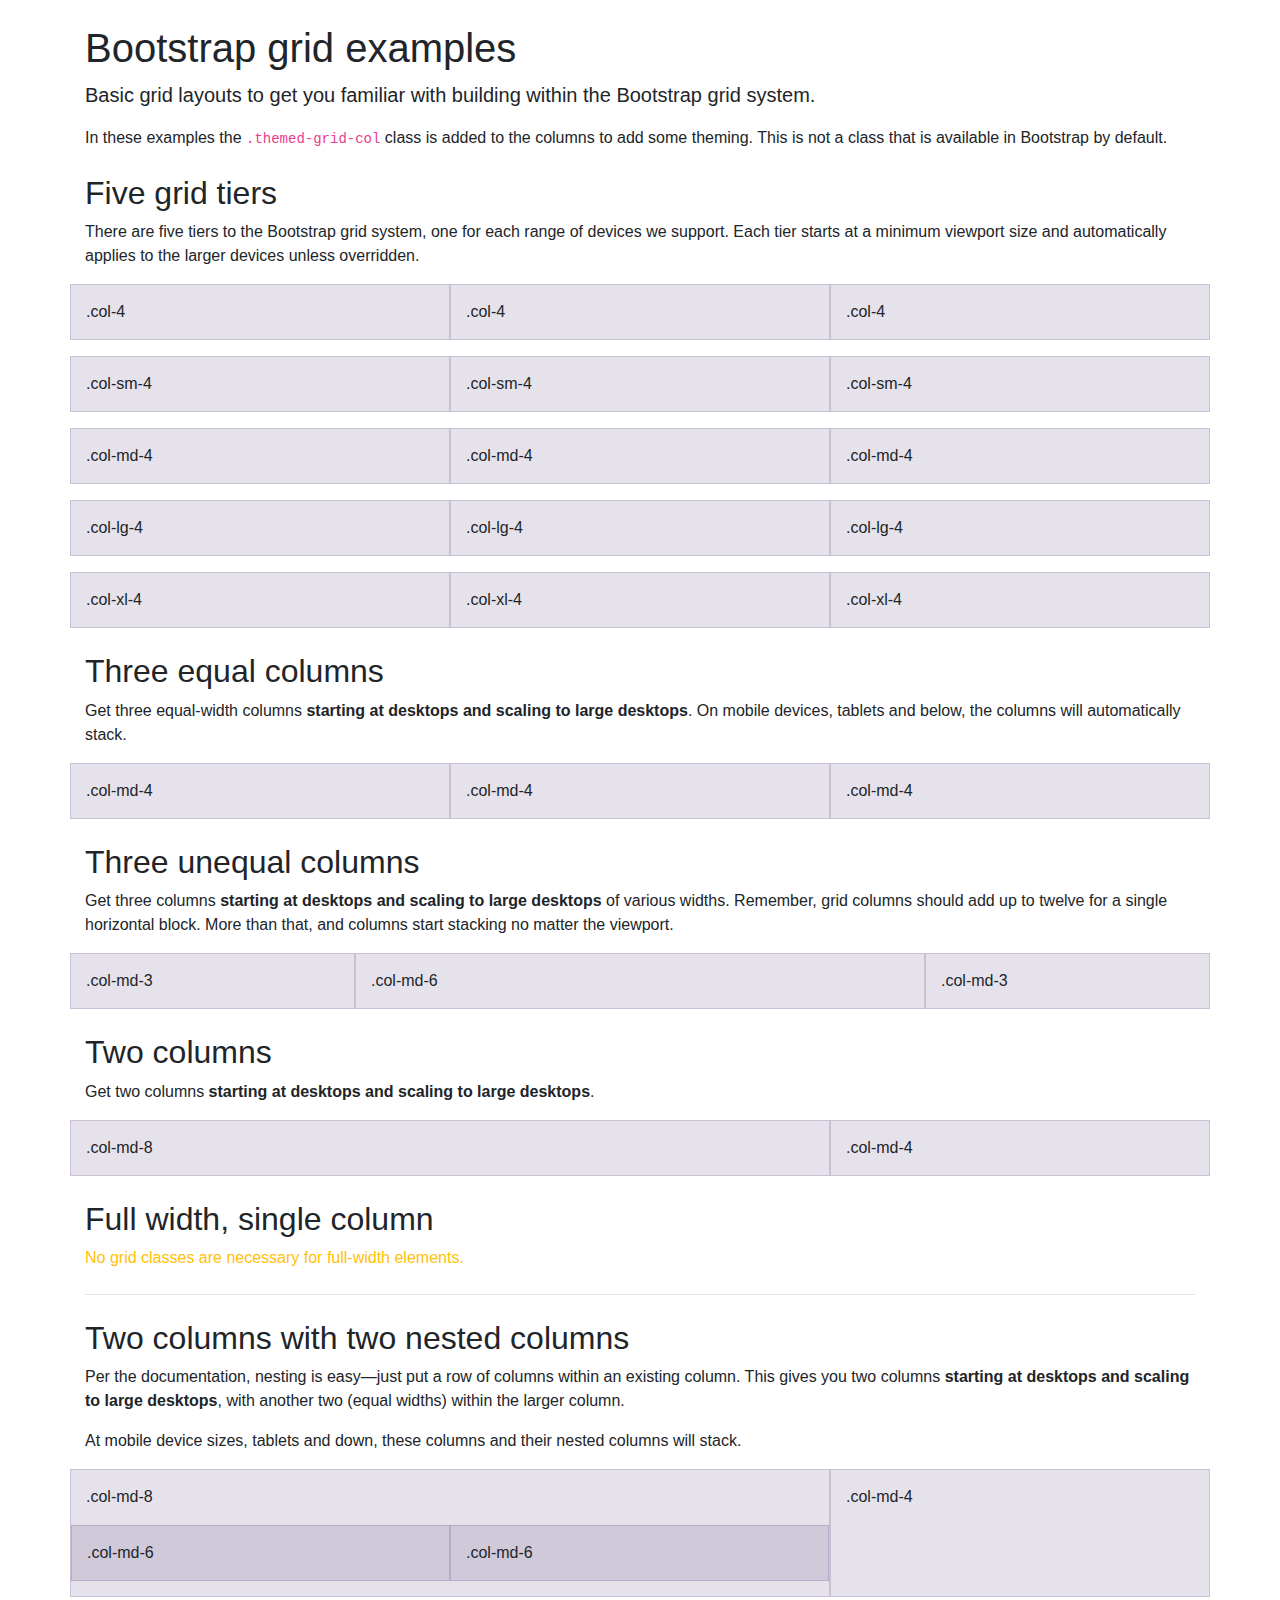
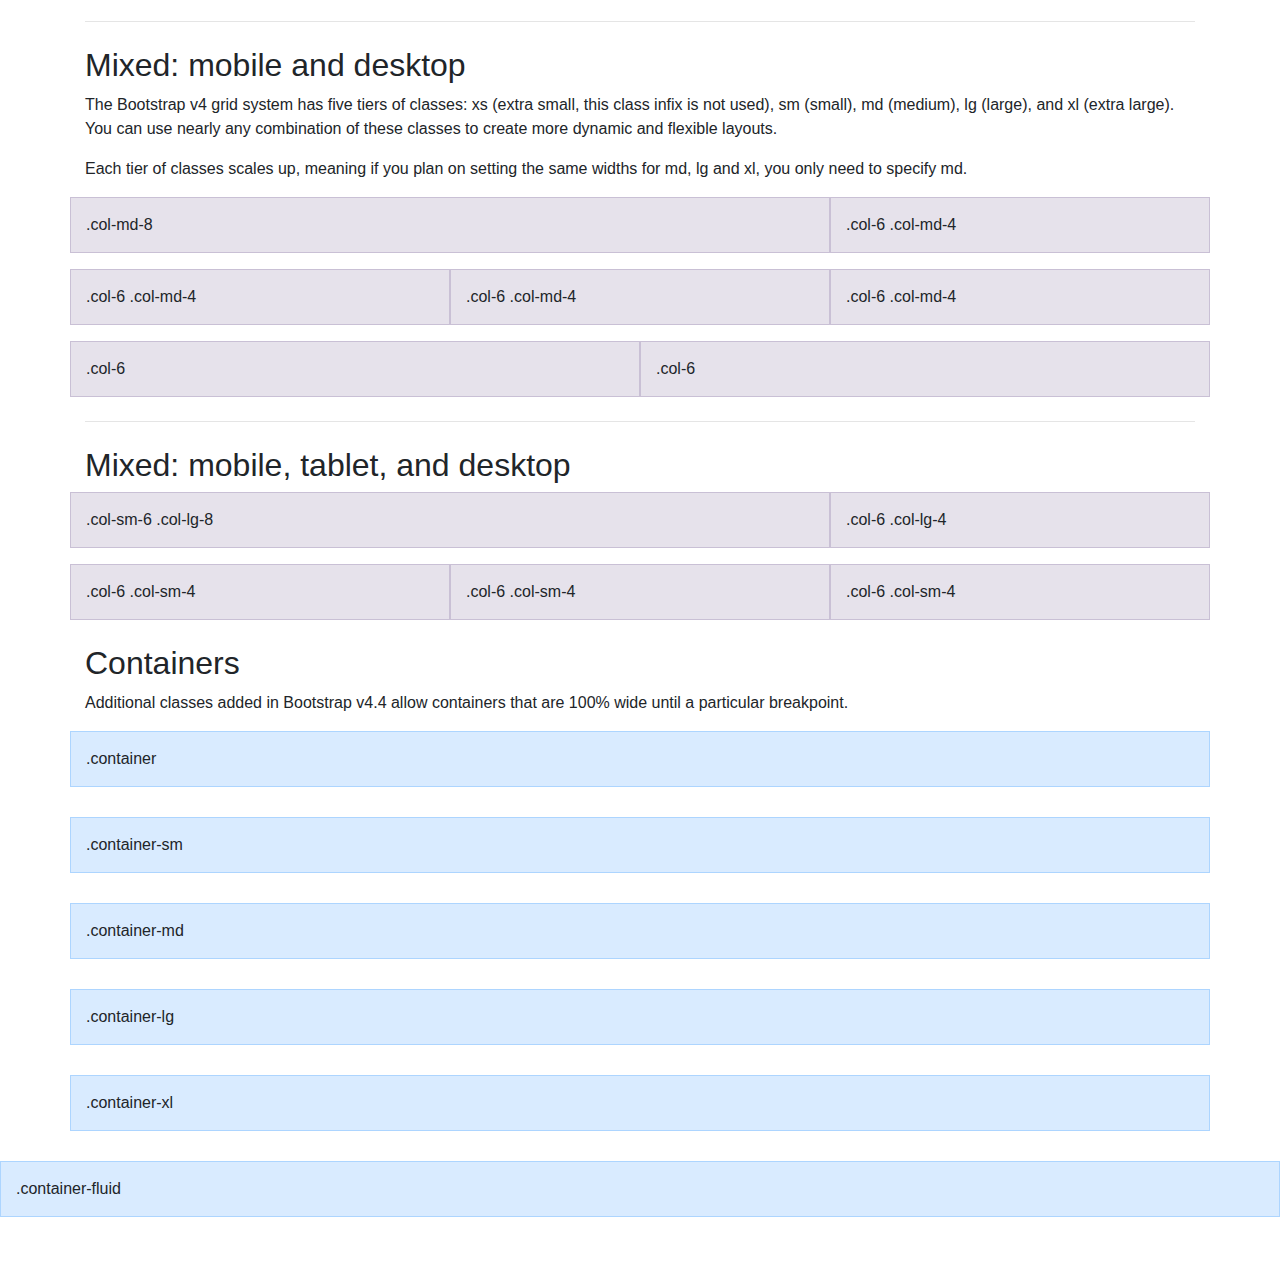
<file: ejemplos/bootstrap-4.5.3-examples/grid/index.html>
<!doctype html>
<html lang="en">
  <head>
    <meta charset="utf-8">
    <meta name="viewport" content="width=device-width, initial-scale=1, shrink-to-fit=no">
    <meta name="description" content="">
    <meta name="author" content="Mark Otto, Jacob Thornton, and Bootstrap contributors">
    <meta name="generator" content="Jekyll v4.1.1">
    <title>Grid Template · Bootstrap</title>

    <link rel="canonical" href="https://getbootstrap.com/docs/4.5/examples/grid/">

    <!-- Bootstrap core CSS -->
<link href="../assets/dist/css/bootstrap.min.css" rel="stylesheet">

    <style>
      .bd-placeholder-img {
        font-size: 1.125rem;
        text-anchor: middle;
        -webkit-user-select: none;
        -moz-user-select: none;
        -ms-user-select: none;
        user-select: none;
      }

      @media (min-width: 768px) {
        .bd-placeholder-img-lg {
          font-size: 3.5rem;
        }
      }
    </style>
    <!-- Custom styles for this template -->
    <link href="grid.css" rel="stylesheet">
  </head>
  <body class="py-4">
    <div class="container">

  <h1>Bootstrap grid examples</h1>
  <p class="lead">Basic grid layouts to get you familiar with building within the Bootstrap grid system.</p>
  <p>In these examples the <code>.themed-grid-col</code> class is added to the columns to add some theming. This is not a class that is available in Bootstrap by default.</p>

  <h2 class="mt-4">Five grid tiers</h2>
  <p>There are five tiers to the Bootstrap grid system, one for each range of devices we support. Each tier starts at a minimum viewport size and automatically applies to the larger devices unless overridden.</p>

  <div class="row mb-3">
    <div class="col-4 themed-grid-col">.col-4</div>
    <div class="col-4 themed-grid-col">.col-4</div>
    <div class="col-4 themed-grid-col">.col-4</div>
  </div>

  <div class="row mb-3">
    <div class="col-sm-4 themed-grid-col">.col-sm-4</div>
    <div class="col-sm-4 themed-grid-col">.col-sm-4</div>
    <div class="col-sm-4 themed-grid-col">.col-sm-4</div>
  </div>

  <div class="row mb-3">
    <div class="col-md-4 themed-grid-col">.col-md-4</div>
    <div class="col-md-4 themed-grid-col">.col-md-4</div>
    <div class="col-md-4 themed-grid-col">.col-md-4</div>
  </div>

  <div class="row mb-3">
    <div class="col-lg-4 themed-grid-col">.col-lg-4</div>
    <div class="col-lg-4 themed-grid-col">.col-lg-4</div>
    <div class="col-lg-4 themed-grid-col">.col-lg-4</div>
  </div>

  <div class="row mb-3">
    <div class="col-xl-4 themed-grid-col">.col-xl-4</div>
    <div class="col-xl-4 themed-grid-col">.col-xl-4</div>
    <div class="col-xl-4 themed-grid-col">.col-xl-4</div>
  </div>

  <h2 class="mt-4">Three equal columns</h2>
  <p>Get three equal-width columns <strong>starting at desktops and scaling to large desktops</strong>. On mobile devices, tablets and below, the columns will automatically stack.</p>
  <div class="row mb-3">
    <div class="col-md-4 themed-grid-col">.col-md-4</div>
    <div class="col-md-4 themed-grid-col">.col-md-4</div>
    <div class="col-md-4 themed-grid-col">.col-md-4</div>
  </div>

  <h2 class="mt-4">Three unequal columns</h2>
  <p>Get three columns <strong>starting at desktops and scaling to large desktops</strong> of various widths. Remember, grid columns should add up to twelve for a single horizontal block. More than that, and columns start stacking no matter the viewport.</p>
  <div class="row mb-3">
    <div class="col-md-3 themed-grid-col">.col-md-3</div>
    <div class="col-md-6 themed-grid-col">.col-md-6</div>
    <div class="col-md-3 themed-grid-col">.col-md-3</div>
  </div>

  <h2 class="mt-4">Two columns</h2>
  <p>Get two columns <strong>starting at desktops and scaling to large desktops</strong>.</p>
  <div class="row mb-3">
    <div class="col-md-8 themed-grid-col">.col-md-8</div>
    <div class="col-md-4 themed-grid-col">.col-md-4</div>
  </div>

  <h2 class="mt-4">Full width, single column</h2>
  <p class="text-warning">
    No grid classes are necessary for full-width elements.
  </p>

  <hr class="my-4">

  <h2 class="mt-4">Two columns with two nested columns</h2>
  <p>Per the documentation, nesting is easy—just put a row of columns within an existing column. This gives you two columns <strong>starting at desktops and scaling to large desktops</strong>, with another two (equal widths) within the larger column.</p>
  <p>At mobile device sizes, tablets and down, these columns and their nested columns will stack.</p>
  <div class="row mb-3">
    <div class="col-md-8 themed-grid-col">
      <div class="pb-3">
        .col-md-8
      </div>
      <div class="row">
        <div class="col-md-6 themed-grid-col">.col-md-6</div>
        <div class="col-md-6 themed-grid-col">.col-md-6</div>
      </div>
    </div>
    <div class="col-md-4 themed-grid-col">.col-md-4</div>
  </div>

  <hr class="my-4">

  <h2 class="mt-4">Mixed: mobile and desktop</h2>
  <p>The Bootstrap v4 grid system has five tiers of classes: xs (extra small, this class infix is not used), sm (small), md (medium), lg (large), and xl (extra large). You can use nearly any combination of these classes to create more dynamic and flexible layouts.</p>
  <p>Each tier of classes scales up, meaning if you plan on setting the same widths for md, lg and xl, you only need to specify md.</p>
  <div class="row mb-3">
    <div class="col-md-8 themed-grid-col">.col-md-8</div>
    <div class="col-6 col-md-4 themed-grid-col">.col-6 .col-md-4</div>
  </div>
  <div class="row mb-3">
    <div class="col-6 col-md-4 themed-grid-col">.col-6 .col-md-4</div>
    <div class="col-6 col-md-4 themed-grid-col">.col-6 .col-md-4</div>
    <div class="col-6 col-md-4 themed-grid-col">.col-6 .col-md-4</div>
  </div>
  <div class="row mb-3">
    <div class="col-6 themed-grid-col">.col-6</div>
    <div class="col-6 themed-grid-col">.col-6</div>
  </div>

  <hr class="my-4">

  <h2 class="mt-4">Mixed: mobile, tablet, and desktop</h2>
  <div class="row mb-3">
    <div class="col-sm-6 col-lg-8 themed-grid-col">.col-sm-6 .col-lg-8</div>
    <div class="col-6 col-lg-4 themed-grid-col">.col-6 .col-lg-4</div>
  </div>
  <div class="row mb-3">
    <div class="col-6 col-sm-4 themed-grid-col">.col-6 .col-sm-4</div>
    <div class="col-6 col-sm-4 themed-grid-col">.col-6 .col-sm-4</div>
    <div class="col-6 col-sm-4 themed-grid-col">.col-6 .col-sm-4</div>
  </div>

</div>

<div class="container" id="containers">
  <h2 class="mt-4">Containers</h2>
  <p>Additional classes added in Bootstrap v4.4 allow containers that are 100% wide until a particular breakpoint.</p>
</div>

<div class="container themed-container">.container</div>
<div class="container-sm themed-container">.container-sm</div>
<div class="container-md themed-container">.container-md</div>
<div class="container-lg themed-container">.container-lg</div>
<div class="container-xl themed-container">.container-xl</div>
<div class="container-fluid themed-container">.container-fluid</div>
</body>
</html>
</file>
<file: adminlte/AdminLTE-3.0.5/plugins/daterangepicker/daterangepicker.css>
.daterangepicker {
  position: absolute;
  color: inherit;
  background-color: #fff;
  border-radius: 4px;
  border: 1px solid #ddd;
  width: 278px;
  max-width: none;
  padding: 0;
  margin-top: 7px;
  top: 100px;
  left: 20px;
  z-index: 3001;
  display: none;
  font-family: arial;
  font-size: 15px;
  line-height: 1em;
}

.daterangepicker:before, .daterangepicker:after {
  position: absolute;
  display: inline-block;
  border-bottom-color: rgba(0, 0, 0, 0.2);
  content: '';
}

.daterangepicker:before {
  top: -7px;
  border-right: 7px solid transparent;
  border-left: 7px solid transparent;
  border-bottom: 7px solid #ccc;
}

.daterangepicker:after {
  top: -6px;
  border-right: 6px solid transparent;
  border-bottom: 6px solid #fff;
  border-left: 6px solid transparent;
}

.daterangepicker.opensleft:before {
  right: 9px;
}

.daterangepicker.opensleft:after {
  right: 10px;
}

.daterangepicker.openscenter:before {
  left: 0;
  right: 0;
  width: 0;
  margin-left: auto;
  margin-right: auto;
}

.daterangepicker.openscenter:after {
  left: 0;
  right: 0;
  width: 0;
  margin-left: auto;
  margin-right: auto;
}

.daterangepicker.opensright:before {
  left: 9px;
}

.daterangepicker.opensright:after {
  left: 10px;
}

.daterangepicker.drop-up {
  margin-top: -7px;
}

.daterangepicker.drop-up:before {
  top: initial;
  bottom: -7px;
  border-bottom: initial;
  border-top: 7px solid #ccc;
}

.daterangepicker.drop-up:after {
  top: initial;
  bottom: -6px;
  border-bottom: initial;
  border-top: 6px solid #fff;
}

.daterangepicker.single .daterangepicker .ranges, .daterangepicker.single .drp-calendar {
  float: none;
}

.daterangepicker.single .drp-selected {
  display: none;
}

.daterangepicker.show-calendar .drp-calendar {
  display: block;
}

.daterangepicker.show-calendar .drp-buttons {
  display: block;
}

.daterangepicker.auto-apply .drp-buttons {
  display: none;
}

.daterangepicker .drp-calendar {
  display: none;
  max-width: 270px;
}

.daterangepicker .drp-calendar.left {
  padding: 8px 0 8px 8px;
}

.daterangepicker .drp-calendar.right {
  padding: 8px;
}

.daterangepicker .drp-calendar.single .calendar-table {
  border: none;
}

.daterangepicker .calendar-table .next span, .daterangepicker .calendar-table .prev span {
  color: #fff;
  border: solid black;
  border-width: 0 2px 2px 0;
  border-radius: 0;
  display: inline-block;
  padding: 3px;
}

.daterangepicker .calendar-table .next span {
  transform: rotate(-45deg);
  -webkit-transform: rotate(-45deg);
}

.daterangepicker .calendar-table .prev span {
  transform: rotate(135deg);
  -webkit-transform: rotate(135deg);
}

.daterangepicker .calendar-table th, .daterangepicker .calendar-table td {
  white-space: nowrap;
  text-align: center;
  vertical-align: middle;
  min-width: 32px;
  width: 32px;
  height: 24px;
  line-height: 24px;
  font-size: 12px;
  border-radius: 4px;
  border: 1px solid transparent;
  white-space: nowrap;
  cursor: pointer;
}

.daterangepicker .calendar-table {
  border: 1px solid #fff;
  border-radius: 4px;
  background-color: #fff;
}

.daterangepicker .calendar-table table {
  width: 100%;
  margin: 0;
  border-spacing: 0;
  border-collapse: collapse;
}

.daterangepicker td.available:hover, .daterangepicker th.available:hover {
  background-color: #eee;
  border-color: transparent;
  color: inherit;
}

.daterangepicker td.week, .daterangepicker th.week {
  font-size: 80%;
  color: #ccc;
}

.daterangepicker td.off, .daterangepicker td.off.in-range, .daterangepicker td.off.start-date, .daterangepicker td.off.end-date {
  background-color: #fff;
  border-color: transparent;
  color: #999;
}

.daterangepicker td.in-range {
  background-color: #ebf4f8;
  border-color: transparent;
  color: #000;
  border-radius: 0;
}

.daterangepicker td.start-date {
  border-radius: 4px 0 0 4px;
}

.daterangepicker td.end-date {
  border-radius: 0 4px 4px 0;
}

.daterangepicker td.start-date.end-date {
  border-radius: 4px;
}

.daterangepicker td.active, .daterangepicker td.active:hover {
  background-color: #357ebd;
  border-color: transparent;
  color: #fff;
}

.daterangepicker th.month {
  width: auto;
}

.daterangepicker td.disabled, .daterangepicker option.disabled {
  color: #999;
  cursor: not-allowed;
  text-decoration: line-through;
}

.daterangepicker select.monthselect, .daterangepicker select.yearselect {
  font-size: 12px;
  padding: 1px;
  height: auto;
  margin: 0;
  cursor: default;
}

.daterangepicker select.monthselect {
  margin-right: 2%;
  width: 56%;
}

.daterangepicker select.yearselect {
  width: 40%;
}

.daterangepicker select.hourselect, .daterangepicker select.minuteselect, .daterangepicker select.secondselect, .daterangepicker select.ampmselect {
  width: 50px;
  margin: 0 auto;
  background: #eee;
  border: 1px solid #eee;
  padding: 2px;
  outline: 0;
  font-size: 12px;
}

.daterangepicker .calendar-time {
  text-align: center;
  margin: 4px auto 0 auto;
  line-height: 30px;
  position: relative;
}

.daterangepicker .calendar-time select.disabled {
  color: #ccc;
  cursor: not-allowed;
}

.daterangepicker .drp-buttons {
  clear: both;
  text-align: right;
  padding: 8px;
  border-top: 1px solid #ddd;
  display: none;
  line-height: 12px;
  vertical-align: middle;
}

.daterangepicker .drp-selected {
  display: inline-block;
  font-size: 12px;
  padding-right: 8px;
}

.daterangepicker .drp-buttons .btn {
  margin-left: 8px;
  font-size: 12px;
  font-weight: bold;
  padding: 4px 8px;
}

.daterangepicker.show-ranges.single.rtl .drp-calendar.left {
  border-right: 1px solid #ddd;
}

.daterangepicker.show-ranges.single.ltr .drp-calendar.left {
  border-left: 1px solid #ddd;
}

.daterangepicker.show-ranges.rtl .drp-calendar.right {
  border-right: 1px solid #ddd;
}

.daterangepicker.show-ranges.ltr .drp-calendar.left {
  border-left: 1px solid #ddd;
}

.daterangepicker .ranges {
  float: none;
  text-align: left;
  margin: 0;
}

.daterangepicker.show-calendar .ranges {
  margin-top: 8px;
}

.daterangepicker .ranges ul {
  list-style: none;
  margin: 0 auto;
  padding: 0;
  width: 100%;
}

.daterangepicker .ranges li {
  font-size: 12px;
  padding: 8px 12px;
  cursor: pointer;
}

.daterangepicker .ranges li:hover {
  background-color: #eee;
}

.daterangepicker .ranges li.active {
  background-color: #08c;
  color: #fff;
}

/*  Larger Screen Styling */
@media (min-width: 564px) {
  .daterangepicker {
    width: auto;
  }

  .daterangepicker .ranges ul {
    width: 140px;
  }

  .daterangepicker.single .ranges ul {
    width: 100%;
  }

  .daterangepicker.single .drp-calendar.left {
    clear: none;
  }

  .daterangepicker.single .ranges, .daterangepicker.single .drp-calendar {
    float: left;
  }

  .daterangepicker {
    direction: ltr;
    text-align: left;
  }

  .daterangepicker .drp-calendar.left {
    clear: left;
    margin-right: 0;
  }

  .daterangepicker .drp-calendar.left .calendar-table {
    border-right: none;
    border-top-right-radius: 0;
    border-bottom-right-radius: 0;
  }

  .daterangepicker .drp-calendar.right {
    margin-left: 0;
  }

  .daterangepicker .drp-calendar.right .calendar-table {
    border-left: none;
    border-top-left-radius: 0;
    border-bottom-left-radius: 0;
  }

  .daterangepicker .drp-calendar.left .calendar-table {
    padding-right: 8px;
  }

  .daterangepicker .ranges, .daterangepicker .drp-calendar {
    float: left;
  }
}

@media (min-width: 730px) {
  .daterangepicker .ranges {
    width: auto;
  }

  .daterangepicker .ranges {
    float: left;
  }

  .daterangepicker.rtl .ranges {
    float: right;
  }

  .daterangepicker .drp-calendar.left {
    clear: none !important;
  }
}
</file>
<file: adminlte/AdminLTE-3.0.5/plugins/summernote/summernote-bs4.css>
/*!
 * 
 * Super simple wysiwyg editor v0.8.16
 * https://summernote.org
 * 
 * 
 * Copyright 2013- Alan Hong. and other contributors
 * summernote may be freely distributed under the MIT license.
 * 
 * Date: 2020-02-19T09:12Z
 * 
 */
@font-face {
  font-family: "summernote";
  font-style: normal;
  font-weight: 400;
  font-display: auto;
  src: url(font/summernote.eot);
  src: url(font/summernote.eot?#iefix) format("embedded-opentype"), url(font/summernote.woff2) format("woff2"), url(font/summernote.woff) format("woff"), url(font/summernote.ttf) format("truetype");}


[class^="note-icon"]:before,
[class*=" note-icon"]:before {
  display: inline-block;
  font-family: summernote;
  font-style: normal;
  font-size: inherit;
  text-decoration: inherit;
  text-rendering: auto;
  text-transform: none;
  vertical-align: middle;
  -moz-osx-font-smoothing: grayscale;
  -webkit-font-smoothing: antialiased;
  speak: none;
}


.note-icon-fw {
  text-align: center;
  width: 1.25em;
}

.note-icon-border {
  border: solid 0.08em #eee;
  border-radius: 0.1em;
  padding: 0.2em 0.25em 0.15em;
}

.note-icon-pull-left {
  float: left;
}

.note-icon-pull-right {
  float: right;
}

.note-icon.note-icon-pull-left {
  margin-right: 0.3em;
}

.note-icon.note-icon-pull-right {
  margin-left: 0.3em;
}


.note-icon-align::before {
  content: "\ea01";
}

.note-icon-align-center::before {
  content: "\ea02";
}

.note-icon-align-indent::before {
  content: "\ea03";
}

.note-icon-align-justify::before {
  content: "\ea04";
}

.note-icon-align-left::before {
  content: "\ea05";
}

.note-icon-align-outdent::before {
  content: "\ea06";
}

.note-icon-align-right::before {
  content: "\ea07";
}

.note-icon-arrow-circle-down::before {
  content: "\ea08";
}

.note-icon-arrow-circle-left::before {
  content: "\ea09";
}

.note-icon-arrow-circle-right::before {
  content: "\ea0a";
}

.note-icon-arrow-circle-up::before {
  content: "\ea0b";
}

.note-icon-arrows-alt::before {
  content: "\ea0c";
}

.note-icon-arrows-h::before {
  content: "\ea0d";
}

.note-icon-arrows-v::before {
  content: "\ea0e";
}

.note-icon-bold::before {
  content: "\ea0f";
}

.note-icon-caret::before {
  content: "\ea10";
}

.note-icon-chain-broken::before {
  content: "\ea11";
}

.note-icon-circle::before {
  content: "\ea12";
}

.note-icon-close::before {
  content: "\ea13";
}

.note-icon-code::before {
  content: "\ea14";
}

.note-icon-col-after::before {
  content: "\ea15";
}

.note-icon-col-before::before {
  content: "\ea16";
}

.note-icon-col-remove::before {
  content: "\ea17";
}

.note-icon-eraser::before {
  content: "\ea18";
}

.note-icon-float-left::before {
  content: "\ea19";
}

.note-icon-float-none::before {
  content: "\ea1a";
}

.note-icon-float-right::before {
  content: "\ea1b";
}

.note-icon-font::before {
  content: "\ea1c";
}

.note-icon-frame::before {
  content: "\ea1d";
}

.note-icon-italic::before {
  content: "\ea1e";
}

.note-icon-link::before {
  content: "\ea1f";
}

.note-icon-magic::before {
  content: "\ea20";
}

.note-icon-menu-check::before {
  content: "\ea21";
}

.note-icon-minus::before {
  content: "\ea22";
}

.note-icon-orderedlist::before {
  content: "\ea23";
}

.note-icon-pencil::before {
  content: "\ea24";
}

.note-icon-picture::before {
  content: "\ea25";
}

.note-icon-question::before {
  content: "\ea26";
}

.note-icon-redo::before {
  content: "\ea27";
}

.note-icon-rollback::before {
  content: "\ea28";
}

.note-icon-row-above::before {
  content: "\ea29";
}

.note-icon-row-below::before {
  content: "\ea2a";
}

.note-icon-row-remove::before {
  content: "\ea2b";
}

.note-icon-special-character::before {
  content: "\ea2c";
}

.note-icon-square::before {
  content: "\ea2d";
}

.note-icon-strikethrough::before {
  content: "\ea2e";
}

.note-icon-subscript::before {
  content: "\ea2f";
}

.note-icon-summernote::before {
  content: "\ea30";
}

.note-icon-superscript::before {
  content: "\ea31";
}

.note-icon-table::before {
  content: "\ea32";
}

.note-icon-text-height::before {
  content: "\ea33";
}

.note-icon-trash::before {
  content: "\ea34";
}

.note-icon-underline::before {
  content: "\ea35";
}

.note-icon-undo::before {
  content: "\ea36";
}

.note-icon-unorderedlist::before {
  content: "\ea37";
}

.note-icon-video::before {
  content: "\ea38";
}


.note-editor{position:relative}.note-editor .note-dropzone{position:absolute;display:none;z-index:100;color:#87cefa;background-color:#fff;opacity:.95}.note-editor .note-dropzone .note-dropzone-message{display:table-cell;vertical-align:middle;text-align:center;font-size:28px;font-weight:700}.note-editor .note-dropzone.hover{color:#098ddf}.note-editor.dragover .note-dropzone{display:table}.note-editor .note-editing-area{position:relative}.note-editor .note-editing-area .note-editable{outline:none}.note-editor .note-editing-area .note-editable sup{vertical-align:super}.note-editor .note-editing-area .note-editable sub{vertical-align:sub}.note-editor .note-editing-area .note-editable img.note-float-left{margin-right:10px}.note-editor .note-editing-area .note-editable img.note-float-right{margin-left:10px}.note-editor.note-frame,.note-editor.note-airframe{border:1px solid #a9a9a9}.note-editor.note-frame.codeview .note-editing-area .note-editable,.note-editor.note-airframe.codeview .note-editing-area .note-editable{display:none}.note-editor.note-frame.codeview .note-editing-area .note-codable,.note-editor.note-airframe.codeview .note-editing-area .note-codable{display:block}.note-editor.note-frame .note-editing-area,.note-editor.note-airframe .note-editing-area{overflow:hidden}.note-editor.note-frame .note-editing-area .note-editable,.note-editor.note-airframe .note-editing-area .note-editable{background-color:#fff;color:#000;padding:10px;overflow:auto;word-wrap:break-word}.note-editor.note-frame .note-editing-area .note-editable[contenteditable=false],.note-editor.note-airframe .note-editing-area .note-editable[contenteditable=false]{background-color:#e5e5e5}.note-editor.note-frame .note-editing-area .note-codable,.note-editor.note-airframe .note-editing-area .note-codable{display:none;width:100%;padding:10px;border:none;box-shadow:none;font-family:Menlo,Monaco,monospace,sans-serif;font-size:14px;color:#ccc;background-color:#222;resize:none;outline:none;-ms-box-sizing:border-box;box-sizing:border-box;border-radius:0;margin-bottom:0}.note-editor.note-frame.fullscreen,.note-editor.note-airframe.fullscreen{position:fixed;top:0;left:0;width:100% !important;z-index:1050}.note-editor.note-frame.fullscreen .note-editable,.note-editor.note-airframe.fullscreen .note-editable{background-color:#fff}.note-editor.note-frame.fullscreen .note-resizebar,.note-editor.note-airframe.fullscreen .note-resizebar{display:none}.note-editor.note-frame .note-status-output,.note-editor.note-airframe .note-status-output{display:block;width:100%;font-size:14px;line-height:1.42857143;height:20px;margin-bottom:0;color:#000;border:0;border-top:1px solid #e2e2e2}.note-editor.note-frame .note-status-output:empty,.note-editor.note-airframe .note-status-output:empty{height:0;border-top:0 solid transparent}.note-editor.note-frame .note-status-output .pull-right,.note-editor.note-airframe .note-status-output .pull-right{float:right !important}.note-editor.note-frame .note-status-output .text-muted,.note-editor.note-airframe .note-status-output .text-muted{color:#777}.note-editor.note-frame .note-status-output .text-primary,.note-editor.note-airframe .note-status-output .text-primary{color:#286090}.note-editor.note-frame .note-status-output .text-success,.note-editor.note-airframe .note-status-output .text-success{color:#3c763d}.note-editor.note-frame .note-status-output .text-info,.note-editor.note-airframe .note-status-output .text-info{color:#31708f}.note-editor.note-frame .note-status-output .text-warning,.note-editor.note-airframe .note-status-output .text-warning{color:#8a6d3b}.note-editor.note-frame .note-status-output .text-danger,.note-editor.note-airframe .note-status-output .text-danger{color:#a94442}.note-editor.note-frame .note-status-output .alert,.note-editor.note-airframe .note-status-output .alert{margin:-7px 0 0 0;padding:7px 10px 2px 10px;border-radius:0;color:#000;background-color:#f5f5f5}.note-editor.note-frame .note-status-output .alert .note-icon,.note-editor.note-airframe .note-status-output .alert .note-icon{margin-right:5px}.note-editor.note-frame .note-status-output .alert-success,.note-editor.note-airframe .note-status-output .alert-success{color:#3c763d !important;background-color:#dff0d8 !important}.note-editor.note-frame .note-status-output .alert-info,.note-editor.note-airframe .note-status-output .alert-info{color:#31708f !important;background-color:#d9edf7 !important}.note-editor.note-frame .note-status-output .alert-warning,.note-editor.note-airframe .note-status-output .alert-warning{color:#8a6d3b !important;background-color:#fcf8e3 !important}.note-editor.note-frame .note-status-output .alert-danger,.note-editor.note-airframe .note-status-output .alert-danger{color:#a94442 !important;background-color:#f2dede !important}.note-editor.note-frame .note-statusbar,.note-editor.note-airframe .note-statusbar{background-color:#f5f5f5;border-bottom-left-radius:4px;border-bottom-right-radius:4px;border-top:1px solid #ddd}.note-editor.note-frame .note-statusbar .note-resizebar,.note-editor.note-airframe .note-statusbar .note-resizebar{padding-top:1px;height:9px;width:100%;cursor:ns-resize}.note-editor.note-frame .note-statusbar .note-resizebar .note-icon-bar,.note-editor.note-airframe .note-statusbar .note-resizebar .note-icon-bar{width:20px;margin:1px auto;border-top:1px solid #a9a9a9}.note-editor.note-frame .note-statusbar.locked .note-resizebar,.note-editor.note-airframe .note-statusbar.locked .note-resizebar{cursor:default}.note-editor.note-frame .note-statusbar.locked .note-resizebar .note-icon-bar,.note-editor.note-airframe .note-statusbar.locked .note-resizebar .note-icon-bar{display:none}.note-editor.note-frame .note-placeholder,.note-editor.note-airframe .note-placeholder{padding:10px}.note-editor.note-airframe{border:0}.note-editor.note-airframe .note-editing-area .note-editable{padding:0}.note-popover.popover{display:none;max-width:none}.note-popover.popover .popover-content a{display:inline-block;max-width:200px;overflow:hidden;text-overflow:ellipsis;white-space:nowrap;vertical-align:middle}.note-popover.popover .arrow{left:20px !important}.note-toolbar{position:relative}.note-popover .popover-content,.note-toolbar{margin:0;padding:0 0 5px 5px}.note-popover .popover-content>.note-btn-group,.note-toolbar>.note-btn-group{margin-top:5px;margin-left:0;margin-right:5px}.note-popover .popover-content .note-btn-group .note-table,.note-toolbar .note-btn-group .note-table{min-width:0;padding:5px}.note-popover .popover-content .note-btn-group .note-table .note-dimension-picker,.note-toolbar .note-btn-group .note-table .note-dimension-picker{font-size:18px}.note-popover .popover-content .note-btn-group .note-table .note-dimension-picker .note-dimension-picker-mousecatcher,.note-toolbar .note-btn-group .note-table .note-dimension-picker .note-dimension-picker-mousecatcher{position:absolute !important;z-index:3;width:10em;height:10em;cursor:pointer}.note-popover .popover-content .note-btn-group .note-table .note-dimension-picker .note-dimension-picker-unhighlighted,.note-toolbar .note-btn-group .note-table .note-dimension-picker .note-dimension-picker-unhighlighted{position:relative !important;z-index:1;width:5em;height:5em;background:url("[data-uri]") repeat}.note-popover .popover-content .note-btn-group .note-table .note-dimension-picker .note-dimension-picker-highlighted,.note-toolbar .note-btn-group .note-table .note-dimension-picker .note-dimension-picker-highlighted{position:absolute !important;z-index:2;width:1em;height:1em;background:url("[data-uri]") repeat}.note-popover .popover-content .note-style .dropdown-style blockquote,.note-popover .popover-content .note-style .dropdown-style pre,.note-toolbar .note-style .dropdown-style blockquote,.note-toolbar .note-style .dropdown-style pre{margin:0;padding:5px 10px}.note-popover .popover-content .note-style .dropdown-style h1,.note-popover .popover-content .note-style .dropdown-style h2,.note-popover .popover-content .note-style .dropdown-style h3,.note-popover .popover-content .note-style .dropdown-style h4,.note-popover .popover-content .note-style .dropdown-style h5,.note-popover .popover-content .note-style .dropdown-style h6,.note-popover .popover-content .note-style .dropdown-style p,.note-toolbar .note-style .dropdown-style h1,.note-toolbar .note-style .dropdown-style h2,.note-toolbar .note-style .dropdown-style h3,.note-toolbar .note-style .dropdown-style h4,.note-toolbar .note-style .dropdown-style h5,.note-toolbar .note-style .dropdown-style h6,.note-toolbar .note-style .dropdown-style p{margin:0;padding:0}.note-popover .popover-content .note-color-all .note-dropdown-menu,.note-toolbar .note-color-all .note-dropdown-menu{min-width:337px}.note-popover .popover-content .note-color .dropdown-toggle,.note-toolbar .note-color .dropdown-toggle{width:20px;padding-left:5px}.note-popover .popover-content .note-color .note-dropdown-menu .note-palette,.note-toolbar .note-color .note-dropdown-menu .note-palette{display:inline-block;margin:0;width:160px}.note-popover .popover-content .note-color .note-dropdown-menu .note-palette:first-child,.note-toolbar .note-color .note-dropdown-menu .note-palette:first-child{margin:0 5px}.note-popover .popover-content .note-color .note-dropdown-menu .note-palette .note-palette-title,.note-toolbar .note-color .note-dropdown-menu .note-palette .note-palette-title{font-size:12px;margin:2px 7px;text-align:center;border-bottom:1px solid #eee}.note-popover .popover-content .note-color .note-dropdown-menu .note-palette .note-color-reset,.note-popover .popover-content .note-color .note-dropdown-menu .note-palette .note-color-select,.note-toolbar .note-color .note-dropdown-menu .note-palette .note-color-reset,.note-toolbar .note-color .note-dropdown-menu .note-palette .note-color-select{font-size:11px;margin:3px;padding:0 3px;cursor:pointer;width:100%;border-radius:5px}.note-popover .popover-content .note-color .note-dropdown-menu .note-palette .note-color-reset:hover,.note-popover .popover-content .note-color .note-dropdown-menu .note-palette .note-color-select:hover,.note-toolbar .note-color .note-dropdown-menu .note-palette .note-color-reset:hover,.note-toolbar .note-color .note-dropdown-menu .note-palette .note-color-select:hover{background:#eee}.note-popover .popover-content .note-color .note-dropdown-menu .note-palette .note-color-row,.note-toolbar .note-color .note-dropdown-menu .note-palette .note-color-row{height:20px}.note-popover .popover-content .note-color .note-dropdown-menu .note-palette .note-color-select-btn,.note-toolbar .note-color .note-dropdown-menu .note-palette .note-color-select-btn{display:none}.note-popover .popover-content .note-color .note-dropdown-menu .note-palette .note-holder-custom .note-color-btn,.note-toolbar .note-color .note-dropdown-menu .note-palette .note-holder-custom .note-color-btn{border:1px solid #eee}.note-popover .popover-content .note-para .note-dropdown-menu,.note-toolbar .note-para .note-dropdown-menu{min-width:216px;padding:5px}.note-popover .popover-content .note-para .note-dropdown-menu>div:first-child,.note-toolbar .note-para .note-dropdown-menu>div:first-child{margin-right:5px}.note-popover .popover-content .note-dropdown-menu,.note-toolbar .note-dropdown-menu{min-width:160px}.note-popover .popover-content .note-dropdown-menu.right,.note-toolbar .note-dropdown-menu.right{right:0;left:auto}.note-popover .popover-content .note-dropdown-menu.right::before,.note-toolbar .note-dropdown-menu.right::before{right:9px;left:auto !important}.note-popover .popover-content .note-dropdown-menu.right::after,.note-toolbar .note-dropdown-menu.right::after{right:10px;left:auto !important}.note-popover .popover-content .note-dropdown-menu.note-check a i,.note-toolbar .note-dropdown-menu.note-check a i{color:#00bfff;visibility:hidden}.note-popover .popover-content .note-dropdown-menu.note-check a.checked i,.note-toolbar .note-dropdown-menu.note-check a.checked i{visibility:visible}.note-popover .popover-content .note-fontsize-10,.note-toolbar .note-fontsize-10{font-size:10px}.note-popover .popover-content .note-color-palette,.note-toolbar .note-color-palette{line-height:1}.note-popover .popover-content .note-color-palette div .note-color-btn,.note-toolbar .note-color-palette div .note-color-btn{width:20px;height:20px;padding:0;margin:0;border:1px solid #fff}.note-popover .popover-content .note-color-palette div .note-color-btn:hover,.note-toolbar .note-color-palette div .note-color-btn:hover{border:1px solid #000}.note-modal .modal-dialog{outline:0;border-radius:5px;box-shadow:0 3px 9px rgba(0,0,0,.5)}.note-modal .form-group{margin-left:0;margin-right:0}.note-modal .note-modal-form{margin:0}.note-modal .note-image-dialog .note-dropzone{min-height:100px;font-size:30px;line-height:4;color:#d3d3d3;text-align:center;border:4px dashed #d3d3d3;margin-bottom:10px}@-moz-document url-prefix(){.note-modal .note-image-input{height:auto}}.note-placeholder{position:absolute;display:none;color:gray}.note-handle .note-control-selection{position:absolute;display:none;border:1px solid #000}.note-handle .note-control-selection>div{position:absolute}.note-handle .note-control-selection .note-control-selection-bg{width:100%;height:100%;background-color:#000;-webkit-opacity:.3;-khtml-opacity:.3;-moz-opacity:.3;opacity:.3;-ms-filter:progid:DXImageTransform.Microsoft.Alpha(opacity=30);filter:alpha(opacity=30)}.note-handle .note-control-selection .note-control-handle,.note-handle .note-control-selection .note-control-sizing,.note-handle .note-control-selection .note-control-holder{width:7px;height:7px;border:1px solid #000}.note-handle .note-control-selection .note-control-sizing{background-color:#000}.note-handle .note-control-selection .note-control-nw{top:-5px;left:-5px;border-right:none;border-bottom:none}.note-handle .note-control-selection .note-control-ne{top:-5px;right:-5px;border-bottom:none;border-left:none}.note-handle .note-control-selection .note-control-sw{bottom:-5px;left:-5px;border-top:none;border-right:none}.note-handle .note-control-selection .note-control-se{right:-5px;bottom:-5px;cursor:se-resize}.note-handle .note-control-selection .note-control-se.note-control-holder{cursor:default;border-top:none;border-left:none}.note-handle .note-control-selection .note-control-selection-info{right:0;bottom:0;padding:5px;margin:5px;color:#fff;background-color:#000;font-size:12px;border-radius:5px;-webkit-opacity:.7;-khtml-opacity:.7;-moz-opacity:.7;opacity:.7;-ms-filter:progid:DXImageTransform.Microsoft.Alpha(opacity=70);filter:alpha(opacity=70)}.note-hint-popover{min-width:100px;padding:2px}.note-hint-popover .popover-content{padding:3px;max-height:150px;overflow:auto}.note-hint-popover .popover-content .note-hint-group .note-hint-item{display:block !important;padding:3px}.note-hint-popover .popover-content .note-hint-group .note-hint-item.active,.note-hint-popover .popover-content .note-hint-group .note-hint-item:hover{display:block;clear:both;font-weight:400;line-height:1.4;color:#fff;white-space:nowrap;text-decoration:none;background-color:#428bca;outline:0;cursor:pointer}.note-toolbar .note-btn{background:#fff;border-color:#dae0e5;padding:.28rem .65rem;font-size:13px}
</file>
<file: ejemplos/bootstrap-4.5.3-examples/blog/blog.css>
/* stylelint-disable selector-list-comma-newline-after */

.blog-header {
  line-height: 1;
  border-bottom: 1px solid #e5e5e5;
}

.blog-header-logo {
  font-family: "Playfair Display", Georgia, "Times New Roman", serif;
  font-size: 2.25rem;
}

.blog-header-logo:hover {
  text-decoration: none;
}

h1, h2, h3, h4, h5, h6 {
  font-family: "Playfair Display", Georgia, "Times New Roman", serif;
}

.display-4 {
  font-size: 2.5rem;
}
@media (min-width: 768px) {
  .display-4 {
    font-size: 3rem;
  }
}

.nav-scroller {
  position: relative;
  z-index: 2;
  height: 2.75rem;
  overflow-y: hidden;
}

.nav-scroller .nav {
  display: -ms-flexbox;
  display: flex;
  -ms-flex-wrap: nowrap;
  flex-wrap: nowrap;
  padding-bottom: 1rem;
  margin-top: -1px;
  overflow-x: auto;
  text-align: center;
  white-space: nowrap;
  -webkit-overflow-scrolling: touch;
}

.nav-scroller .nav-link {
  padding-top: .75rem;
  padding-bottom: .75rem;
  font-size: .875rem;
}

.card-img-right {
  height: 100%;
  border-radius: 0 3px 3px 0;
}

.flex-auto {
  -ms-flex: 0 0 auto;
  flex: 0 0 auto;
}

.h-250 { height: 250px; }
@media (min-width: 768px) {
  .h-md-250 { height: 250px; }
}

/* Pagination */
.blog-pagination {
  margin-bottom: 4rem;
}
.blog-pagination > .btn {
  border-radius: 2rem;
}

/*
 * Blog posts
 */
.blog-post {
  margin-bottom: 4rem;
}
.blog-post-title {
  margin-bottom: .25rem;
  font-size: 2.5rem;
}
.blog-post-meta {
  margin-bottom: 1.25rem;
  color: #999;
}

/*
 * Footer
 */
.blog-footer {
  padding: 2.5rem 0;
  color: #999;
  text-align: center;
  background-color: #f9f9f9;
  border-top: .05rem solid #e5e5e5;
}
.blog-footer p:last-child {
  margin-bottom: 0;
}
</file>
<file: ejemplos/bootstrap-4.5.3-examples/cover/cover.css>
/*
 * Globals
 */

/* Links */
a,
a:focus,
a:hover {
  color: #fff;
}

/* Custom default button */
.btn-secondary,
.btn-secondary:hover,
.btn-secondary:focus {
  color: #333;
  text-shadow: none; /* Prevent inheritance from `body` */
  background-color: #fff;
  border: .05rem solid #fff;
}


/*
 * Base structure
 */

html,
body {
  height: 100%;
  background-color: #333;
}

body {
  display: -ms-flexbox;
  display: flex;
  color: #fff;
  text-shadow: 0 .05rem .1rem rgba(0, 0, 0, .5);
  box-shadow: inset 0 0 5rem rgba(0, 0, 0, .5);
}

.cover-container {
  max-width: 42em;
}


/*
 * Header
 */
.masthead {
  margin-bottom: 2rem;
}

.masthead-brand {
  margin-bottom: 0;
}

.nav-masthead .nav-link {
  padding: .25rem 0;
  font-weight: 700;
  color: rgba(255, 255, 255, .5);
  background-color: transparent;
  border-bottom: .25rem solid transparent;
}

.nav-masthead .nav-link:hover,
.nav-masthead .nav-link:focus {
  border-bottom-color: rgba(255, 255, 255, .25);
}

.nav-masthead .nav-link + .nav-link {
  margin-left: 1rem;
}

.nav-masthead .active {
  color: #fff;
  border-bottom-color: #fff;
}

@media (min-width: 48em) {
  .masthead-brand {
    float: left;
  }
  .nav-masthead {
    float: right;
  }
}


/*
 * Cover
 */
.cover {
  padding: 0 1.5rem;
}
.cover .btn-lg {
  padding: .75rem 1.25rem;
  font-weight: 700;
}


/*
 * Footer
 */
.mastfoot {
  color: rgba(255, 255, 255, .5);
}
</file>
<file: ejemplos/bootstrap-4.5.3-examples/floating-labels/floating-labels.css>
html,
body {
  height: 100%;
}

body {
  display: -ms-flexbox;
  display: flex;
  -ms-flex-align: center;
  align-items: center;
  padding-top: 40px;
  padding-bottom: 40px;
  background-color: #f5f5f5;
}

.form-signin {
  width: 100%;
  max-width: 420px;
  padding: 15px;
  margin: auto;
}

.form-label-group {
  position: relative;
  margin-bottom: 1rem;
}

.form-label-group input,
.form-label-group label {
  height: 3.125rem;
  padding: .75rem;
}

.form-label-group label {
  position: absolute;
  top: 0;
  left: 0;
  display: block;
  width: 100%;
  margin-bottom: 0; /* Override default `<label>` margin */
  line-height: 1.5;
  color: #495057;
  pointer-events: none;
  cursor: text; /* Match the input under the label */
  border: 1px solid transparent;
  border-radius: .25rem;
  transition: all .1s ease-in-out;
}

.form-label-group input::-webkit-input-placeholder {
  color: transparent;
}

.form-label-group input::-moz-placeholder {
  color: transparent;
}

.form-label-group input:-ms-input-placeholder {
  color: transparent;
}

.form-label-group input::-ms-input-placeholder {
  color: transparent;
}

.form-label-group input::placeholder {
  color: transparent;
}

.form-label-group input:not(:-moz-placeholder-shown) {
  padding-top: 1.25rem;
  padding-bottom: .25rem;
}

.form-label-group input:not(:-ms-input-placeholder) {
  padding-top: 1.25rem;
  padding-bottom: .25rem;
}

.form-label-group input:not(:placeholder-shown) {
  padding-top: 1.25rem;
  padding-bottom: .25rem;
}

.form-label-group input:not(:-moz-placeholder-shown) ~ label {
  padding-top: .25rem;
  padding-bottom: .25rem;
  font-size: 12px;
  color: #777;
}

.form-label-group input:not(:-ms-input-placeholder) ~ label {
  padding-top: .25rem;
  padding-bottom: .25rem;
  font-size: 12px;
  color: #777;
}

.form-label-group input:not(:placeholder-shown) ~ label {
  padding-top: .25rem;
  padding-bottom: .25rem;
  font-size: 12px;
  color: #777;
}

/* Fallback for Edge
-------------------------------------------------- */
@supports (-ms-ime-align: auto) {
  .form-label-group {
    display: -ms-flexbox;
    display: flex;
    -ms-flex-direction: column-reverse;
    flex-direction: column-reverse;
  }

  .form-label-group label {
    position: static;
  }

  .form-label-group input::-ms-input-placeholder {
    color: #777;
  }
}
</file>
<file: ejemplos/bootstrap-4.5.3-examples/grid/grid.css>
.themed-grid-col {
  padding-top: 15px;
  padding-bottom: 15px;
  background-color: rgba(86, 61, 124, .15);
  border: 1px solid rgba(86, 61, 124, .2);
}

.themed-container {
  padding: 15px;
  margin-bottom: 30px;
  background-color: rgba(0, 123, 255, .15);
  border: 1px solid rgba(0, 123, 255, .2);
}
</file>
<file: adminlte/AdminLTE-3.0.5/plugins/jqvmap/jqvmap.min.css>
.jqvmap-label,.jqvmap-pin{pointer-events:none}.jqvmap-label{position:absolute;display:none;-webkit-border-radius:3px;-moz-border-radius:3px;border-radius:3px;background:#292929;color:#fff;font-family:sans-serif,Verdana;font-size:smaller;padding:3px}.jqvmap-zoomin,.jqvmap-zoomout{position:absolute;left:10px;-webkit-border-radius:3px;-moz-border-radius:3px;border-radius:3px;background:#000;padding:3px;color:#fff;width:10px;height:10px;cursor:pointer;line-height:10px;text-align:center}.jqvmap-zoomin{top:10px}.jqvmap-zoomout{top:30px}.jqvmap-region{cursor:pointer}.jqvmap-ajax_response{width:100%;height:500px}
</file>
<file: adminlte/AdminLTE-3.0.5/plugins/overlayScrollbars/css/OverlayScrollbars.min.css>
/*!
 * OverlayScrollbars
 * https://github.com/KingSora/OverlayScrollbars
 *
 * Version: 1.11.0
 *
 * Copyright KingSora | Rene Haas.
 * https://github.com/KingSora
 *
 * Released under the MIT license.
 * Date: 29.02.2020
 */
html.os-html,html.os-html>.os-host{display:block;overflow:hidden;box-sizing:border-box;height:100%!important;width:100%!important;min-width:100%!important;min-height:100%!important;margin:0!important;position:absolute!important}html.os-html>.os-host>.os-padding{position:absolute}body.os-dragging,body.os-dragging *{cursor:default}.os-host,.os-host-textarea{position:relative;overflow:visible!important;-webkit-box-orient:vertical;-webkit-box-direction:normal;-ms-flex-direction:column;flex-direction:column;-ms-flex-wrap:nowrap;flex-wrap:nowrap;-webkit-box-pack:start;-ms-flex-pack:start;justify-content:flex-start;-ms-flex-line-pack:start;align-content:flex-start;-webkit-box-align:start;-ms-flex-align:start;-ms-grid-row-align:flex-start;align-items:flex-start}.os-host-flexbox{overflow:hidden!important;display:-webkit-box;display:-ms-flexbox;display:flex}.os-host-flexbox>.os-size-auto-observer{height:inherit!important}.os-host-flexbox>.os-content-glue{-webkit-box-flex:1;-ms-flex-positive:1;flex-grow:1;-ms-flex-negative:0;flex-shrink:0}.os-host-flexbox>.os-size-auto-observer,.os-host-flexbox>.os-content-glue{min-height:0;min-width:0;-webkit-box-flex:0;-ms-flex-positive:0;flex-grow:0;-ms-flex-negative:1;flex-shrink:1;-ms-flex-preferred-size:auto;flex-basis:auto}#os-dummy-scrollbar-size{position:fixed;opacity:0;-ms-filter:'progid:DXImageTransform.Microsoft.Alpha(Opacity=0)';visibility:hidden;overflow:scroll;height:500px;width:500px}#os-dummy-scrollbar-size>div{width:200%;height:200%;margin:10px 0}#os-dummy-scrollbar-size:before,#os-dummy-scrollbar-size:after,.os-content:before,.os-content:after{content:'';display:table;width:.01px;height:.01px;line-height:0;font-size:0;flex-grow:0;flex-shrink:0;visibility:hidden}#os-dummy-scrollbar-size,.os-viewport{-ms-overflow-style:scrollbar!important}.os-viewport-native-scrollbars-invisible#os-dummy-scrollbar-size,.os-viewport-native-scrollbars-invisible.os-viewport{scrollbar-width:none!important}.os-viewport-native-scrollbars-invisible#os-dummy-scrollbar-size::-webkit-scrollbar,.os-viewport-native-scrollbars-invisible.os-viewport::-webkit-scrollbar,.os-viewport-native-scrollbars-invisible#os-dummy-scrollbar-size::-webkit-scrollbar-corner,.os-viewport-native-scrollbars-invisible.os-viewport::-webkit-scrollbar-corner{display:none!important;width:0!important;height:0!important;visibility:hidden!important;background:0 0!important}.os-content-glue{box-sizing:inherit;max-height:100%;max-width:100%;width:100%;pointer-events:none}.os-padding{box-sizing:inherit;direction:inherit;position:absolute;overflow:visible;padding:0;margin:0;left:0;top:0;bottom:0;right:0;width:auto!important;height:auto!important;z-index:1}.os-host-overflow>.os-padding{overflow:hidden}.os-viewport{direction:inherit!important;box-sizing:inherit!important;resize:none!important;outline:0!important;position:absolute;overflow:hidden;top:0;left:0;bottom:0;right:0;padding:0;margin:0;-webkit-overflow-scrolling:touch}.os-content-arrange{position:absolute;z-index:-1;min-height:1px;min-width:1px;pointer-events:none}.os-content{direction:inherit;box-sizing:border-box!important;position:relative;display:block;height:100%;width:100%;height:100%;width:100%;visibility:visible}.os-content>.os-textarea{box-sizing:border-box!important;direction:inherit!important;background:0 0!important;outline:0 transparent!important;overflow:hidden!important;position:absolute!important;display:block!important;top:0!important;left:0!important;margin:0!important;border-radius:0!important;float:none!important;-webkit-filter:none!important;filter:none!important;border:0!important;resize:none!important;-webkit-transform:none!important;transform:none!important;max-width:none!important;max-height:none!important;box-shadow:none!important;-webkit-perspective:none!important;perspective:none!important;opacity:1!important;z-index:1!important;clip:auto!important;vertical-align:baseline!important;padding:0}.os-host-rtl>.os-padding>.os-viewport>.os-content>.os-textarea{right:0!important}.os-content>.os-textarea-cover{z-index:-1;pointer-events:none}.os-content>.os-textarea[wrap=off]{white-space:pre!important;margin:0!important}.os-text-inherit{font-family:inherit;font-size:inherit;font-weight:inherit;font-style:inherit;font-variant:inherit;text-transform:inherit;text-decoration:inherit;text-indent:inherit;text-align:inherit;text-shadow:inherit;text-overflow:inherit;letter-spacing:inherit;word-spacing:inherit;line-height:inherit;unicode-bidi:inherit;direction:inherit;color:inherit;cursor:text}.os-resize-observer,.os-resize-observer-host{box-sizing:inherit;display:block;visibility:hidden;position:absolute;top:0;left:0;height:100%;width:100%;overflow:hidden;pointer-events:none;z-index:-1}.os-resize-observer-host{padding:inherit;border:inherit;border-color:transparent;border-style:solid;box-sizing:border-box}.os-resize-observer-host>.os-resize-observer{height:200%;width:200%;padding:inherit;border:inherit;margin:0;display:block;box-sizing:content-box}.os-resize-observer-host.observed{display:flex;flex-direction:column;justify-content:flex-start;align-items:flex-start}.os-resize-observer-host.observed>.os-resize-observer{position:relative;flex-grow:1;flex-shrink:0;flex-basis:auto}.os-size-auto-observer{box-sizing:inherit!important;height:100%;width:inherit;max-width:1px;position:relative;float:left;max-height:1px;overflow:hidden;z-index:-1;padding:0;margin:0;pointer-events:none;-webkit-box-flex:inherit;-ms-flex-positive:inherit;flex-grow:inherit;-ms-flex-negative:0;flex-shrink:0;-ms-flex-preferred-size:0;flex-basis:0}.os-size-auto-observer>.os-resize-observer{width:1000%;height:1000%;min-height:1px;min-width:1px}.os-resize-observer-item{position:absolute;top:0;right:0;bottom:0;left:0;overflow:hidden;z-index:-1;opacity:0;direction:ltr!important;-webkit-box-flex:0!important;-ms-flex:none!important;flex:none!important}.os-resize-observer-item-final{position:absolute;left:0;top:0;-webkit-transition:none!important;transition:none!important;-webkit-box-flex:0!important;-ms-flex:none!important;flex:none!important}.os-resize-observer{-webkit-animation-duration:.001s;animation-duration:.001s;-webkit-animation-name:os-resize-observer-dummy-animation;animation-name:os-resize-observer-dummy-animation}object.os-resize-observer{box-sizing:border-box!important}@-webkit-keyframes os-resize-observer-dummy-animation{0%{z-index:0}to{z-index:-1}}@keyframes os-resize-observer-dummy-animation{0%{z-index:0}to{z-index:-1}}.os-host-transition>.os-scrollbar,.os-host-transition>.os-scrollbar-corner{-webkit-transition:opacity .3s,visibility .3s,top .3s,right .3s,bottom .3s,left .3s;transition:opacity .3s,visibility .3s,top .3s,right .3s,bottom .3s,left .3s}html.os-html>.os-host>.os-scrollbar{position:absolute;z-index:999999}.os-scrollbar,.os-scrollbar-corner{position:absolute;opacity:1;-ms-filter:'progid:DXImageTransform.Microsoft.Alpha(Opacity=100)';z-index:1}.os-scrollbar-corner{bottom:0;right:0}.os-scrollbar{pointer-events:none}.os-scrollbar-track{pointer-events:auto;position:relative;height:100%;width:100%;padding:0!important;border:0!important}.os-scrollbar-handle{pointer-events:auto;position:absolute;width:100%;height:100%}.os-scrollbar-handle-off,.os-scrollbar-track-off{pointer-events:none}.os-scrollbar.os-scrollbar-unusable,.os-scrollbar.os-scrollbar-unusable *{pointer-events:none!important}.os-scrollbar.os-scrollbar-unusable .os-scrollbar-handle{opacity:0!important}.os-scrollbar-horizontal{bottom:0;left:0}.os-scrollbar-vertical{top:0;right:0}.os-host-rtl>.os-scrollbar-horizontal{right:0}.os-host-rtl>.os-scrollbar-vertical{right:auto;left:0}.os-host-rtl>.os-scrollbar-corner{right:auto;left:0}.os-scrollbar-auto-hidden,.os-padding+.os-scrollbar-corner,.os-host-resize-disabled.os-host-scrollbar-horizontal-hidden>.os-scrollbar-corner,.os-host-scrollbar-horizontal-hidden>.os-scrollbar-horizontal,.os-host-resize-disabled.os-host-scrollbar-vertical-hidden>.os-scrollbar-corner,.os-host-scrollbar-vertical-hidden>.os-scrollbar-vertical,.os-scrollbar-horizontal.os-scrollbar-auto-hidden+.os-scrollbar-vertical+.os-scrollbar-corner,.os-scrollbar-horizontal+.os-scrollbar-vertical.os-scrollbar-auto-hidden+.os-scrollbar-corner,.os-scrollbar-horizontal.os-scrollbar-auto-hidden+.os-scrollbar-vertical.os-scrollbar-auto-hidden+.os-scrollbar-corner{opacity:0;visibility:hidden;pointer-events:none}.os-scrollbar-corner-resize-both{cursor:nwse-resize}.os-host-rtl>.os-scrollbar-corner-resize-both{cursor:nesw-resize}.os-scrollbar-corner-resize-horizontal{cursor:ew-resize}.os-scrollbar-corner-resize-vertical{cursor:ns-resize}.os-dragging .os-scrollbar-corner.os-scrollbar-corner-resize{cursor:default}.os-host-resize-disabled.os-host-scrollbar-horizontal-hidden>.os-scrollbar-vertical{top:0;bottom:0}.os-host-resize-disabled.os-host-scrollbar-vertical-hidden>.os-scrollbar-horizontal,.os-host-rtl.os-host-resize-disabled.os-host-scrollbar-vertical-hidden>.os-scrollbar-horizontal{right:0;left:0}.os-scrollbar:hover,.os-scrollbar-corner.os-scrollbar-corner-resize{opacity:1!important;visibility:visible!important}.os-scrollbar-corner.os-scrollbar-corner-resize{background-image:url([data-uri]);background-repeat:no-repeat;background-position:100% 100%;pointer-events:auto!important}.os-host-rtl>.os-scrollbar-corner.os-scrollbar-corner-resize{-webkit-transform:scale(-1,1);transform:scale(-1,1)}.os-host-overflow{overflow:hidden!important}.os-theme-none>.os-scrollbar-horizontal,.os-theme-none>.os-scrollbar-vertical,.os-theme-none>.os-scrollbar-corner{display:none!important}.os-theme-none>.os-scrollbar-corner-resize{display:block!important;min-width:10px;min-height:10px}.os-theme-dark>.os-scrollbar-horizontal,.os-theme-light>.os-scrollbar-horizontal{right:10px;height:10px}.os-theme-dark>.os-scrollbar-vertical,.os-theme-light>.os-scrollbar-vertical{bottom:10px;width:10px}.os-theme-dark.os-host-rtl>.os-scrollbar-horizontal,.os-theme-light.os-host-rtl>.os-scrollbar-horizontal{left:10px;right:0}.os-theme-dark>.os-scrollbar-corner,.os-theme-light>.os-scrollbar-corner{height:10px;width:10px}.os-theme-dark>.os-scrollbar-corner,.os-theme-light>.os-scrollbar-corner{background-color:transparent}.os-theme-dark>.os-scrollbar,.os-theme-light>.os-scrollbar{padding:2px;box-sizing:border-box;background:0 0}.os-theme-dark>.os-scrollbar.os-scrollbar-unusable,.os-theme-light>.os-scrollbar.os-scrollbar-unusable{background:0 0}.os-theme-dark>.os-scrollbar>.os-scrollbar-track,.os-theme-light>.os-scrollbar>.os-scrollbar-track{background:0 0}.os-theme-dark>.os-scrollbar-horizontal>.os-scrollbar-track>.os-scrollbar-handle,.os-theme-light>.os-scrollbar-horizontal>.os-scrollbar-track>.os-scrollbar-handle{min-width:30px}.os-theme-dark>.os-scrollbar-vertical>.os-scrollbar-track>.os-scrollbar-handle,.os-theme-light>.os-scrollbar-vertical>.os-scrollbar-track>.os-scrollbar-handle{min-height:30px}.os-theme-dark.os-host-transition>.os-scrollbar>.os-scrollbar-track>.os-scrollbar-handle,.os-theme-light.os-host-transition>.os-scrollbar>.os-scrollbar-track>.os-scrollbar-handle{-webkit-transition:background-color .3s;transition:background-color .3s}.os-theme-dark>.os-scrollbar>.os-scrollbar-track>.os-scrollbar-handle,.os-theme-light>.os-scrollbar>.os-scrollbar-track>.os-scrollbar-handle,.os-theme-dark>.os-scrollbar>.os-scrollbar-track,.os-theme-light>.os-scrollbar>.os-scrollbar-track{border-radius:10px}.os-theme-dark>.os-scrollbar>.os-scrollbar-track>.os-scrollbar-handle{background:rgba(0,0,0,.4)}.os-theme-light>.os-scrollbar>.os-scrollbar-track>.os-scrollbar-handle{background:rgba(255,255,255,.4)}.os-theme-dark>.os-scrollbar:hover>.os-scrollbar-track>.os-scrollbar-handle{background:rgba(0,0,0,.55)}.os-theme-light>.os-scrollbar:hover>.os-scrollbar-track>.os-scrollbar-handle{background:rgba(255,255,255,.55)}.os-theme-dark>.os-scrollbar>.os-scrollbar-track>.os-scrollbar-handle.active{background:rgba(0,0,0,.7)}.os-theme-light>.os-scrollbar>.os-scrollbar-track>.os-scrollbar-handle.active{background:rgba(255,255,255,.7)}.os-theme-dark>.os-scrollbar-horizontal .os-scrollbar-handle:before,.os-theme-dark>.os-scrollbar-vertical .os-scrollbar-handle:before,.os-theme-light>.os-scrollbar-horizontal .os-scrollbar-handle:before,.os-theme-light>.os-scrollbar-vertical .os-scrollbar-handle:before{content:'';position:absolute;left:0;right:0;top:0;bottom:0;display:block}.os-theme-dark.os-host-scrollbar-horizontal-hidden>.os-scrollbar-horizontal .os-scrollbar-handle:before,.os-theme-dark.os-host-scrollbar-vertical-hidden>.os-scrollbar-vertical .os-scrollbar-handle:before,.os-theme-light.os-host-scrollbar-horizontal-hidden>.os-scrollbar-horizontal .os-scrollbar-handle:before,.os-theme-light.os-host-scrollbar-vertical-hidden>.os-scrollbar-vertical .os-scrollbar-handle:before{display:none}.os-theme-dark>.os-scrollbar-horizontal .os-scrollbar-handle:before,.os-theme-light>.os-scrollbar-horizontal .os-scrollbar-handle:before{top:-6px;bottom:-2px}.os-theme-dark>.os-scrollbar-vertical .os-scrollbar-handle:before,.os-theme-light>.os-scrollbar-vertical .os-scrollbar-handle:before{left:-6px;right:-2px}.os-host-rtl.os-theme-dark>.os-scrollbar-vertical .os-scrollbar-handle:before,.os-host-rtl.os-theme-light>.os-scrollbar-vertical .os-scrollbar-handle:before{right:-6px;left:-2px}
</file>
